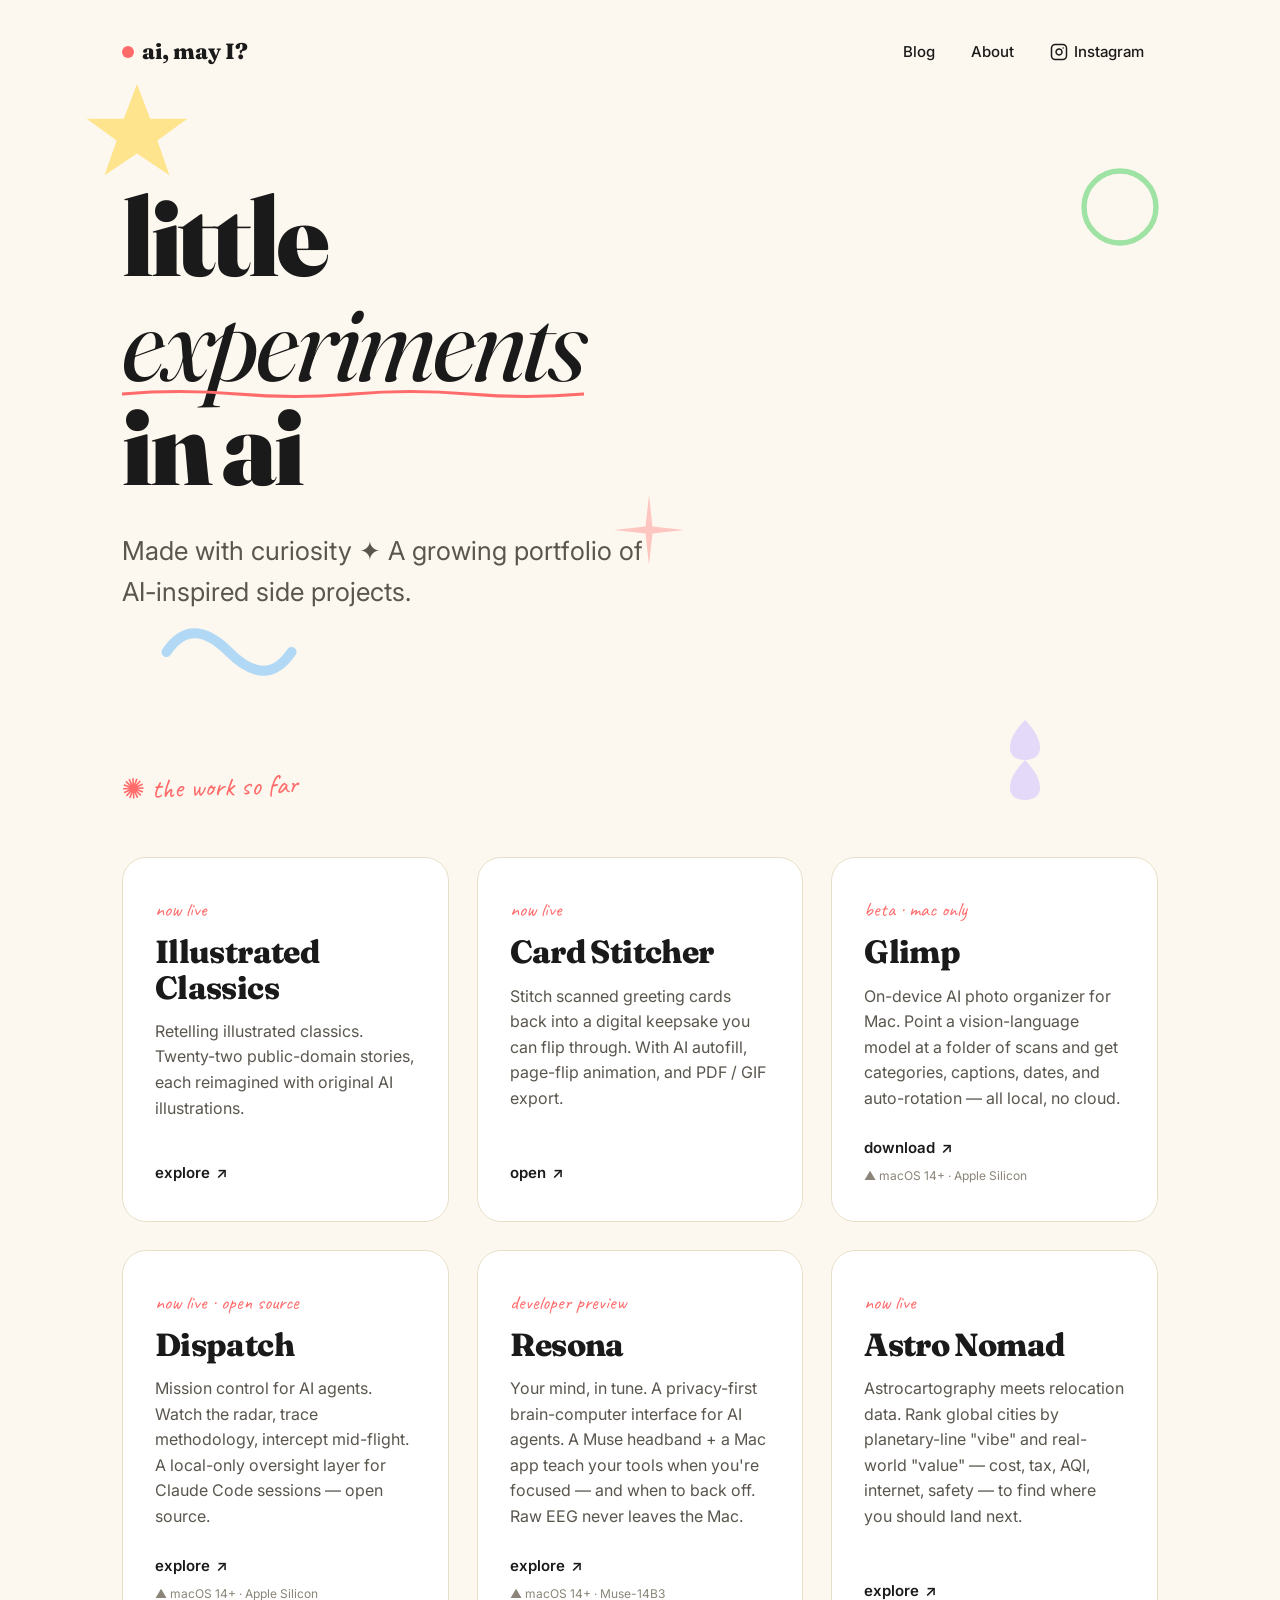
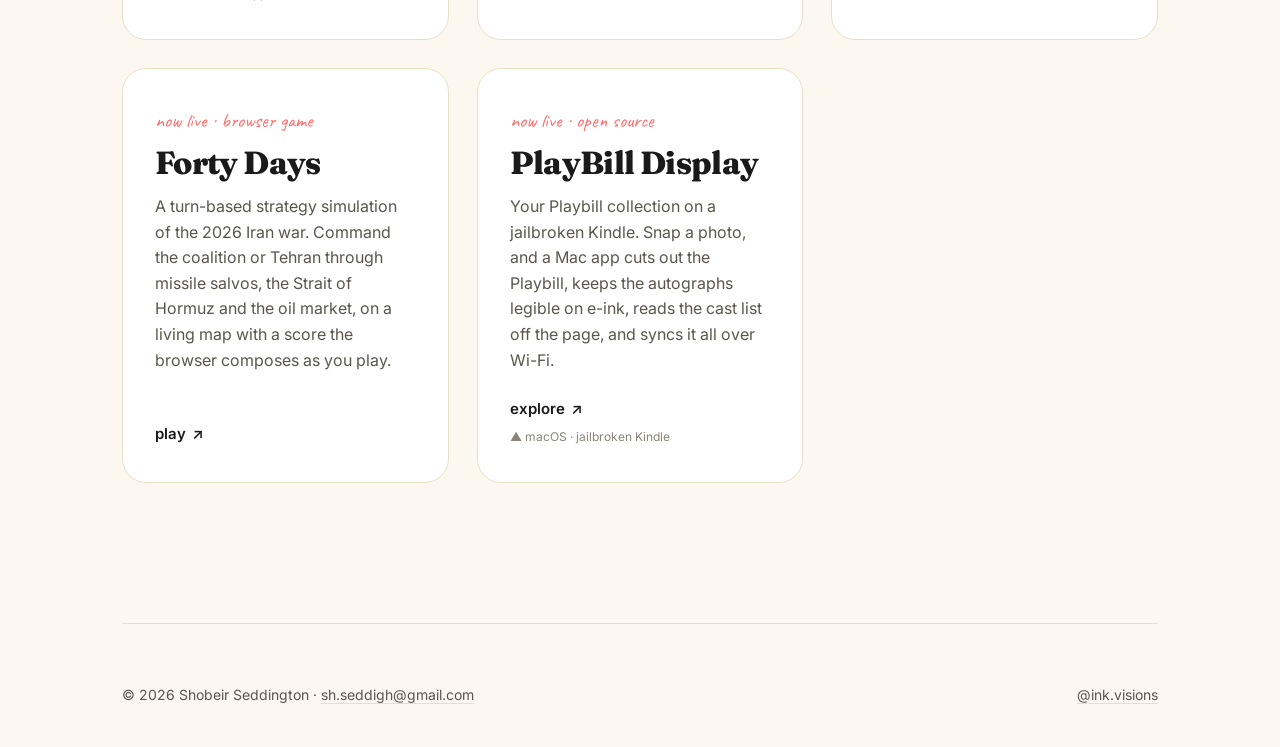
<file: index.html>
<!DOCTYPE html>
<html lang="en">
<head>
<meta charset="utf-8">
<meta name="viewport" content="width=device-width, initial-scale=1">
<meta name="p:domain_verify" content="4e47933dbd1b9fc2947f3228d4cbd5af"/>
<title>ai, may I?</title>
<meta name="description" content="Little experiments in AI, made with curiosity. Retelling illustrated classics and other side projects by Shobeir Seddington.">
<meta property="og:title" content="ai, may I?">
<meta property="og:description" content="Little experiments in AI, made with curiosity.">
<meta property="og:type" content="website">
<meta property="og:url" content="https://ai-may-i.com">
<link rel="preconnect" href="https://fonts.googleapis.com">
<link rel="preconnect" href="https://fonts.gstatic.com" crossorigin>
<link href="https://fonts.googleapis.com/css2?family=Inter:wght@400;500;600&family=Fraunces:opsz,wght@9..144,400;9..144,600;9..144,800;9..144,900&family=Caveat:wght@500;700&display=swap" rel="stylesheet">
<link rel="stylesheet" href="/assets/site.css">
<style>
.hero { padding: 80px 0 100px; position: relative; }
.hero h1 {
    font-family: 'Fraunces', serif;
    font-weight: 900;
    font-size: clamp(48px, 9vw, 110px);
    line-height: 0.95;
    letter-spacing: -0.03em;
    margin-bottom: 32px;
}
.hero h1 .accent { font-style: italic; font-weight: 400; position: relative; display: inline-block; }
.hero h1 .accent::after {
    content: ''; position: absolute; left: 0; right: 0; bottom: -6px; height: 10px;
    background: url("data:image/svg+xml;utf8,<svg xmlns='http://www.w3.org/2000/svg' viewBox='0 0 200 10' preserveAspectRatio='none'><path d='M0 5 Q 25 0, 50 5 T 100 5 T 150 5 T 200 5' stroke='%23ff6b6b' stroke-width='3' fill='none' stroke-linecap='round'/></svg>") no-repeat center/100% 100%;
}
.hero .tagline {
    font-size: clamp(20px, 2.4vw, 26px);
    color: var(--ink-soft);
    max-width: 560px;
    font-weight: 400;
    margin-bottom: 12px;
}
.hero .sparkle { display: inline-block; animation: spin 6s linear infinite; transform-origin: center; }
@keyframes spin { from { transform: rotate(0deg); } to { transform: rotate(360deg); } }

.projects { padding: 40px 0 100px; }
.project-grid {
    display: grid;
    grid-template-columns: repeat(auto-fit, minmax(320px, 1fr));
    gap: 28px;
    margin-top: 32px;
}
.card {
    background: var(--card);
    border: 1px solid var(--border);
    border-radius: 24px;
    padding: 36px 32px;
    transition: transform 0.3s cubic-bezier(0.34, 1.56, 0.64, 1), box-shadow 0.3s, border-color 0.3s;
    position: relative;
    overflow: hidden;
    display: flex;
    flex-direction: column;
    min-height: 280px;
}
.card::before {
    content: ''; position: absolute; top: -40px; right: -40px;
    width: 120px; height: 120px; background: var(--citrus);
    border-radius: 50%; opacity: 0; transition: opacity 0.4s;
}
.card:hover {
    transform: translateY(-6px) rotate(-0.8deg);
    box-shadow: 0 30px 60px -20px rgba(26, 26, 26, 0.15);
    border-color: var(--ink);
}
.card:hover::before { opacity: 0.5; }
.card.live { cursor: pointer; }
.card.soon { background: transparent; border: 2px dashed var(--border); color: var(--muted); }
.card.soon:hover { transform: none; box-shadow: none; border-color: var(--border); }
.card.soon::before { display: none; }

.card-tag {
    font-family: 'Caveat', cursive; font-size: 20px; color: var(--coral);
    margin-bottom: 8px; position: relative; z-index: 1;
}
.card.soon .card-tag { color: var(--muted); }
.card h3 {
    font-family: 'Fraunces', serif; font-weight: 800; font-size: 32px;
    line-height: 1.1; letter-spacing: -0.02em; margin-bottom: 14px;
    position: relative; z-index: 1;
}
.card p { color: var(--ink-soft); font-size: 16px; margin-bottom: 24px; position: relative; z-index: 1; }
.card .cta {
    margin-top: auto; font-weight: 600; font-size: 15px;
    display: inline-flex; align-items: center; gap: 6px;
    color: var(--ink); position: relative; z-index: 1;
}
.card .cta .arrow { transition: transform 0.25s; display: inline-block; }
.card:hover .cta .arrow { transform: translate(4px, -4px); }
.card .platform { font-size: 12px; color: var(--muted); margin-top: 6px; display: inline-flex; align-items: center; gap: 4px; }

@media (max-width: 640px) {
    .hero { padding: 40px 0 60px; }
    .card { padding: 28px 24px; min-height: 220px; }
}
@media (prefers-reduced-motion: reduce) {
    .sparkle { animation: none; }
}
</style>
<script defer src="https://static.cloudflareinsights.com/beacon.min.js" data-cf-beacon='{"token": "22ce75db169a4525ae1cbe0d381c1fa5"}'></script>
</head>
<body>

<div class="bg-shapes" aria-hidden="true">
    <svg class="shape s1" viewBox="0 0 100 100"><path d="M50 10 L61 39 L92 39 L67 57 L77 86 L50 68 L23 86 L33 57 L8 39 L39 39 Z" fill="#ffd43b"/></svg>
    <svg class="shape s2" viewBox="0 0 100 100"><circle cx="50" cy="50" r="40" fill="none" stroke="#51cf66" stroke-width="6"/></svg>
    <svg class="shape s3" viewBox="0 0 120 80"><path d="M10 40 Q 30 10, 60 40 T 110 40" stroke="#74c0fc" stroke-width="8" fill="none" stroke-linecap="round"/></svg>
    <svg class="shape s4" viewBox="0 0 100 100"><path d="M50 10 C 70 30, 70 50, 50 50 C 30 50, 30 30, 50 10 Z M50 50 C 70 70, 70 90, 50 90 C 30 90, 30 70, 50 50 Z" fill="#d0bfff"/></svg>
    <svg class="shape s5" viewBox="0 0 100 100"><path d="M50 0 L55 45 L100 50 L55 55 L50 100 L45 55 L0 50 L45 45 Z" fill="#ff6b6b"/></svg>
</div>

<div class="container">
    <header>
        <a href="/" class="logo">
            <span class="logo-dot"></span>
            ai, may I?
        </a>
        <nav>
            <a href="/blog/">Blog</a>
            <a href="/about/">About</a>
            <a href="https://www.instagram.com/ink.visions/" target="_blank" rel="noopener">
                <svg width="18" height="18" viewBox="0 0 24 24" fill="none" stroke="currentColor" stroke-width="2" stroke-linecap="round" stroke-linejoin="round"><rect x="2" y="2" width="20" height="20" rx="5"/><path d="M16 11.37A4 4 0 1 1 12.63 8 4 4 0 0 1 16 11.37z"/><line x1="17.5" y1="6.5" x2="17.51" y2="6.5"/></svg>
                Instagram
            </a>
        </nav>
    </header>

    <section class="hero">
        <h1>
            little<br>
            <span class="accent">experiments</span><br>
            in ai
        </h1>
        <p class="tagline">Made with curiosity <span class="sparkle">✦</span> A growing portfolio of AI-inspired side projects.</p>
    </section>

    <section class="projects">
        <span class="section-label">✺ the work so far</span>
        <div class="project-grid">

            <a href="/classics/" class="card live">
                <span class="card-tag">now live</span>
                <h3>Illustrated Classics</h3>
                <p>Retelling illustrated classics. Twenty-two public-domain stories, each reimagined with original AI illustrations.</p>
                <span class="cta">explore <span class="arrow">↗</span></span>
            </a>

            <a href="https://card-stitcher.ai-may-i.com" class="card live">
                <span class="card-tag">now live</span>
                <h3>Card Stitcher</h3>
                <p>Stitch scanned greeting cards back into a digital keepsake you can flip through. With AI autofill, page-flip animation, and PDF / GIF export.</p>
                <span class="cta">open <span class="arrow">↗</span></span>
            </a>

            <a href="/glimp/" class="card live">
                <span class="card-tag">beta · mac only</span>
                <h3>Glimp</h3>
                <p>On-device AI photo organizer for Mac. Point a vision-language model at a folder of scans and get categories, captions, dates, and auto-rotation — all local, no cloud.</p>
                <span class="cta">download <span class="arrow">↗</span></span>
                <span class="platform">▲ macOS 14+ · Apple Silicon</span>
            </a>

            <a href="/dispatch/" class="card live">
                <span class="card-tag">now live · open source</span>
                <h3>Dispatch</h3>
                <p>Mission control for AI agents. Watch the radar, trace methodology, intercept mid-flight. A local-only oversight layer for Claude Code sessions — open source.</p>
                <span class="cta">explore <span class="arrow">↗</span></span>
                <span class="platform">▲ macOS 14+ · Apple Silicon</span>
            </a>

            <a href="/resona/" class="card live">
                <span class="card-tag">developer preview</span>
                <h3>Resona</h3>
                <p>Your mind, in tune. A privacy-first brain-computer interface for AI agents. A Muse headband + a Mac app teach your tools when you're focused — and when to back off. Raw EEG never leaves the Mac.</p>
                <span class="cta">explore <span class="arrow">↗</span></span>
                <span class="platform">▲ macOS 14+ · Muse-14B3</span>
            </a>

            <a href="https://astro-nomad.com/" class="card live" target="_blank" rel="noopener">
                <span class="card-tag">now live</span>
                <h3>Astro Nomad</h3>
                <p>Astrocartography meets relocation data. Rank global cities by planetary-line "vibe" and real-world "value" — cost, tax, AQI, internet, safety — to find where you should land next.</p>
                <span class="cta">explore <span class="arrow">↗</span></span>
            </a>

            <a href="https://forty-days.ai-may-i.com" class="card live">
                <span class="card-tag">now live · browser game</span>
                <h3>Forty Days</h3>
                <p>A turn-based strategy simulation of the 2026 Iran war. Command the coalition or Tehran through missile salvos, the Strait of Hormuz and the oil market, on a living map with a score the browser composes as you play.</p>
                <span class="cta">play <span class="arrow">↗</span></span>
            </a>

            <a href="/playbill-display/" class="card live">
                <span class="card-tag">now live · open source</span>
                <h3>PlayBill Display</h3>
                <p>Your Playbill collection on a jailbroken Kindle. Snap a photo, and a Mac app cuts out the Playbill, keeps the autographs legible on e-ink, reads the cast list off the page, and syncs it all over Wi-Fi.</p>
                <span class="cta">explore <span class="arrow">↗</span></span>
                <span class="platform">▲ macOS · jailbroken Kindle</span>
            </a>

        </div>
    </section>

    <footer>
        <div>© 2026 Shobeir Seddington · <a href="mailto:sh.seddigh@gmail.com">sh.seddigh@gmail.com</a></div>
        <div><a href="https://www.instagram.com/ink.visions/" target="_blank" rel="noopener">@ink.visions</a></div>
    </footer>
</div>

</body>
</html>
</file>
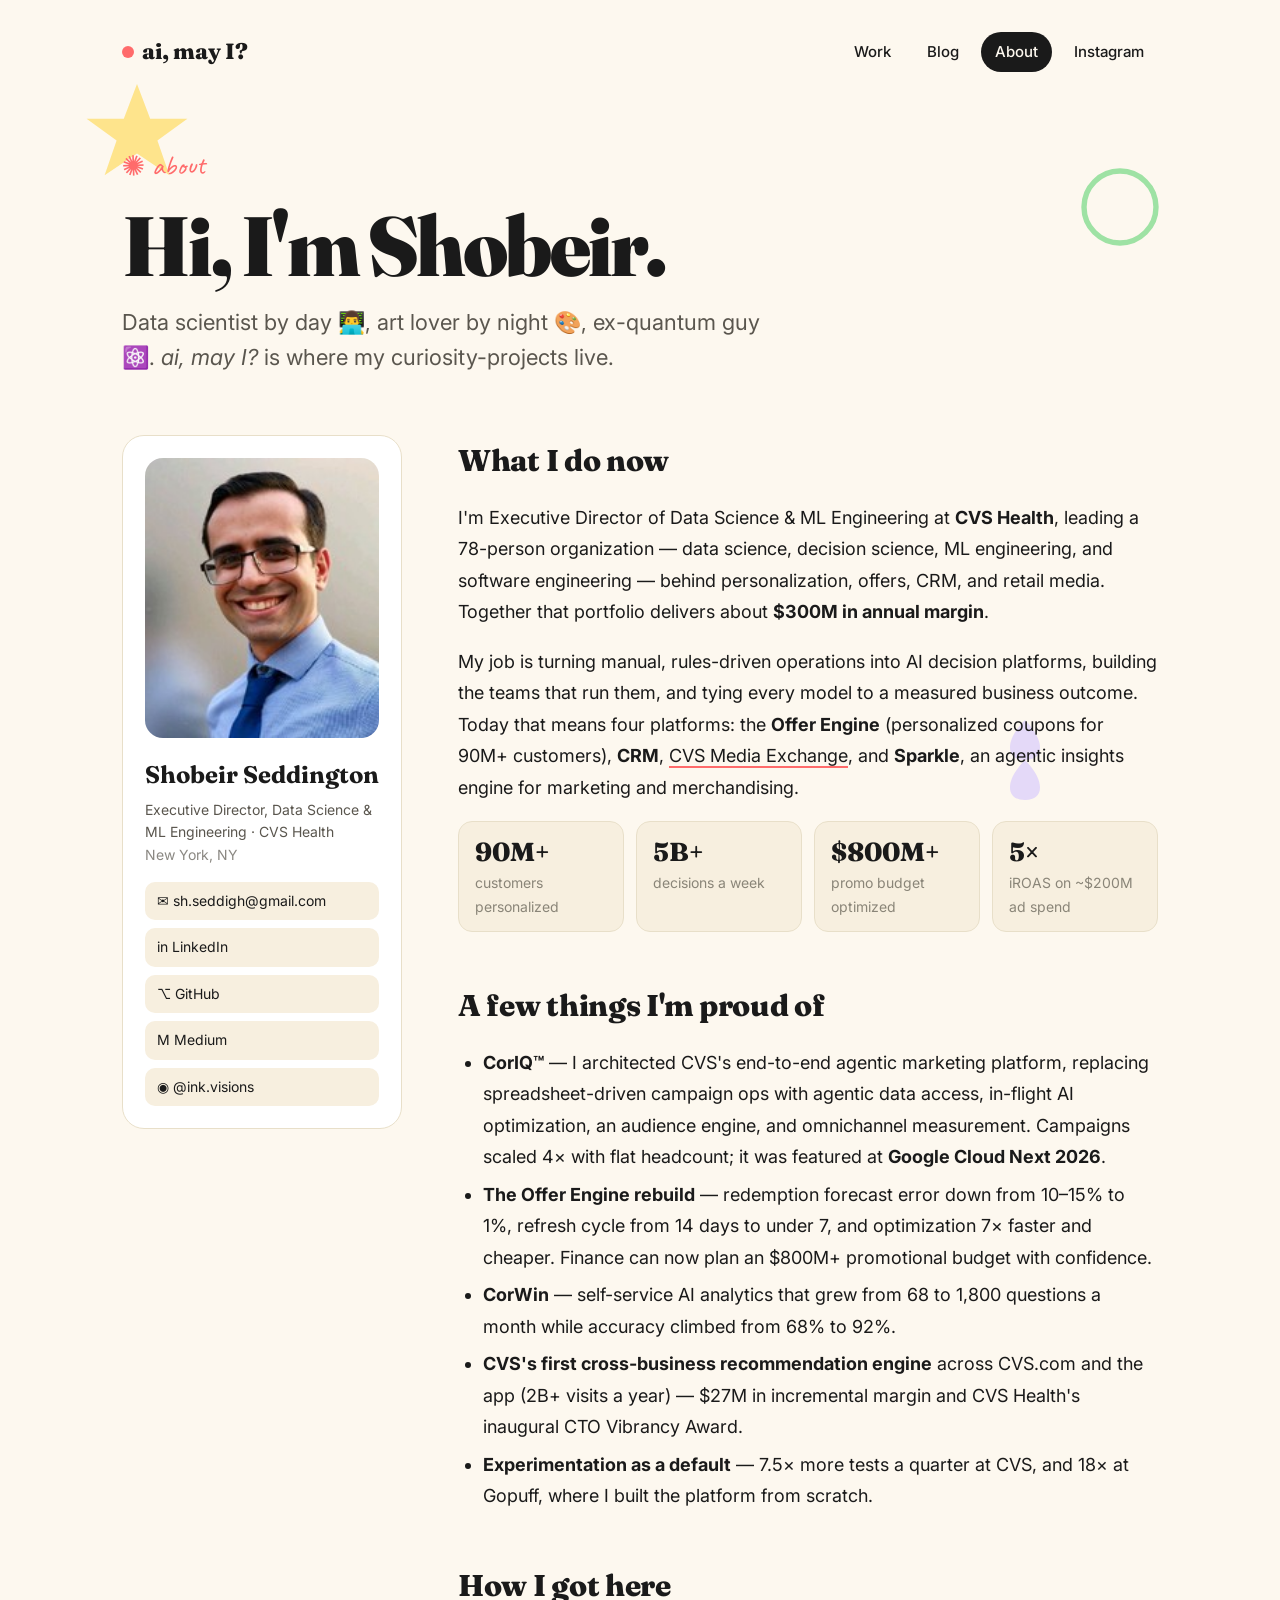
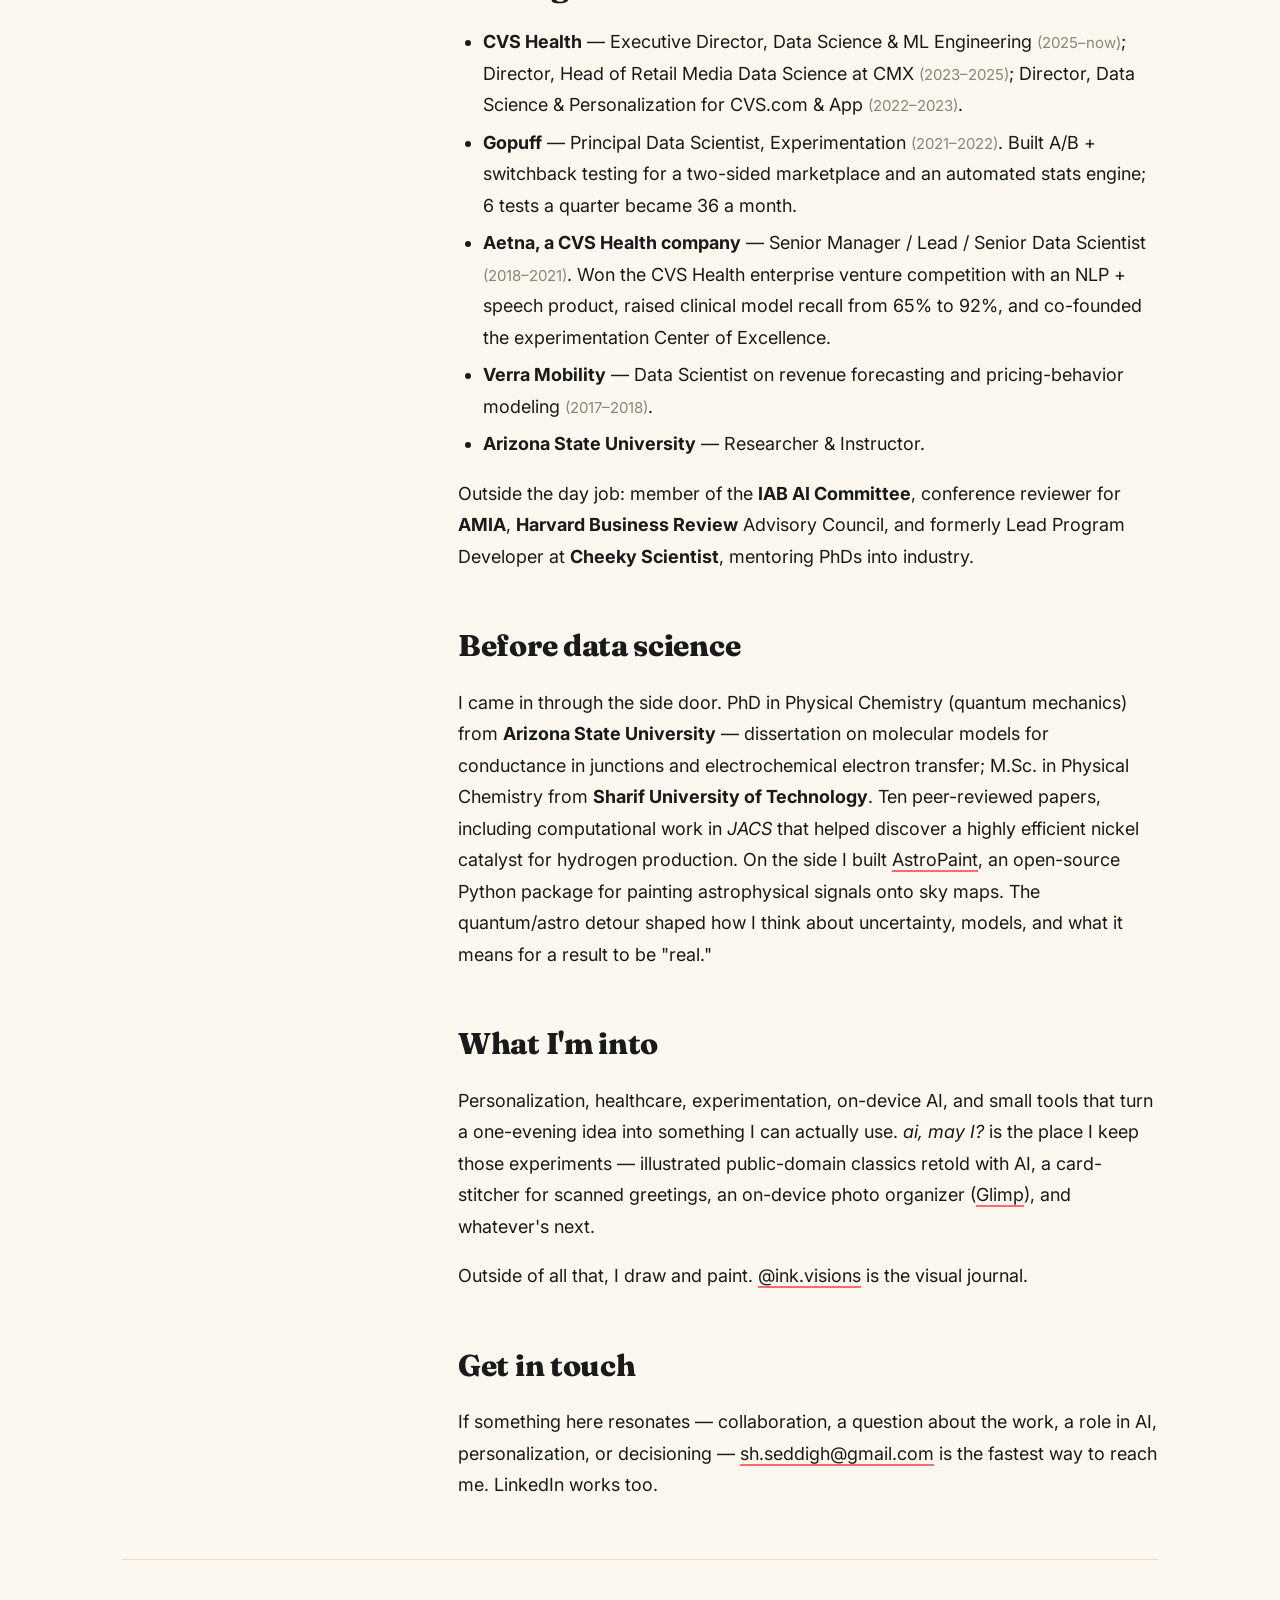
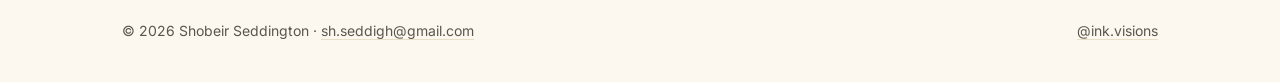
<file: about/index.html>
<!DOCTYPE html>
<html lang="en">
<head>
<meta charset="utf-8">
<meta name="viewport" content="width=device-width, initial-scale=1">
<meta name="p:domain_verify" content="4e47933dbd1b9fc2947f3228d4cbd5af"/>
<title>About — Shobeir Seddington · ai, may I?</title>
<meta name="description" content="Executive Director, Data Science &amp; ML Engineering at CVS Health — personalization, offers, CRM, and retail media. Architect of CorIQ. Data scientist by day, art lover by night, ex-quantum guy.">
<meta property="og:title" content="About — Shobeir Seddington">
<meta property="og:description" content="Executive Director, Data Science &amp; ML Engineering at CVS Health. Personalization, decisioning, and agentic AI at Fortune-6 scale.">
<meta property="og:type" content="profile">
<meta property="og:url" content="https://ai-may-i.com/about/">
<meta property="og:image" content="https://ai-may-i.com/assets/shobeir.jpg">
<link rel="preconnect" href="https://fonts.googleapis.com">
<link rel="preconnect" href="https://fonts.gstatic.com" crossorigin>
<link href="https://fonts.googleapis.com/css2?family=Inter:wght@400;500;600&family=Fraunces:opsz,wght@9..144,400;9..144,600;9..144,800;9..144,900&family=Caveat:wght@500;700&display=swap" rel="stylesheet">
<link rel="stylesheet" href="/assets/site.css">
<script defer src="https://static.cloudflareinsights.com/beacon.min.js" data-cf-beacon='{"token": "22ce75db169a4525ae1cbe0d381c1fa5"}'></script>
<style>
.stats { display: grid; grid-template-columns: repeat(auto-fit, minmax(150px, 1fr)); gap: 12px; margin: 8px 0 28px; }
.stat { background: var(--bg-alt); border: 1px solid var(--border); border-radius: 14px; padding: 14px 16px; line-height: 1.3; }
.stat b { display: block; font-family: 'Fraunces', serif; font-weight: 800; font-size: 26px; }
.stat span { font-size: 14px; color: var(--muted); }
.prose .when { color: var(--muted); font-size: 15px; }
</style>
</head>
<body>

<div class="bg-shapes" aria-hidden="true">
    <svg class="shape s1" viewBox="0 0 100 100"><path d="M50 10 L61 39 L92 39 L67 57 L77 86 L50 68 L23 86 L33 57 L8 39 L39 39 Z" fill="#ffd43b"/></svg>
    <svg class="shape s2" viewBox="0 0 100 100"><circle cx="50" cy="50" r="40" fill="none" stroke="#51cf66" stroke-width="6"/></svg>
    <svg class="shape s3" viewBox="0 0 120 80"><path d="M10 40 Q 30 10, 60 40 T 110 40" stroke="#74c0fc" stroke-width="8" fill="none" stroke-linecap="round"/></svg>
    <svg class="shape s4" viewBox="0 0 100 100"><path d="M50 10 C 70 30, 70 50, 50 50 C 30 50, 30 30, 50 10 Z M50 50 C 70 70, 70 90, 50 90 C 30 90, 30 70, 50 50 Z" fill="#d0bfff"/></svg>
</div>

<div class="container">
    <header>
        <a href="/" class="logo"><span class="logo-dot"></span> ai, may I?</a>
        <nav>
            <a href="/">Work</a>
            <a href="/blog/">Blog</a>
            <a href="/about/" class="active">About</a>
            <a href="https://www.instagram.com/ink.visions/" target="_blank" rel="noopener">Instagram</a>
        </nav>
    </header>

    <section class="page-hero">
        <span class="section-label">✺ about</span>
        <h1>Hi, I'm Shobeir.</h1>
        <p class="lead">Data scientist by day 👨‍💻, art lover by night 🎨, ex-quantum guy ⚛️. <em>ai, may I?</em> is where my curiosity-projects live.</p>
    </section>

    <div class="about-grid">
        <aside class="about-card">
            <img class="avatar" src="/assets/shobeir.jpg" alt="Shobeir Seddington" width="280" height="280">
            <h2>Shobeir Seddington</h2>
            <div class="role">Executive Director, Data Science &amp; ML Engineering · CVS Health<br><span style="opacity:0.7">New York, NY</span></div>
            <div class="links">
                <a href="mailto:sh.seddigh@gmail.com">✉ sh.seddigh@gmail.com</a>
                <a href="https://www.linkedin.com/in/shobeirS/" target="_blank" rel="noopener">in LinkedIn</a>
                <a href="https://github.com/S-KSM" target="_blank" rel="noopener">⌥ GitHub</a>
                <a href="https://medium.com/@shobeir" target="_blank" rel="noopener">M Medium</a>
                <a href="https://www.instagram.com/ink.visions/" target="_blank" rel="noopener">◉ @ink.visions</a>
            </div>
        </aside>

        <div class="prose" style="margin: 0;">
            <h2 style="margin-top: 0;">What I do now</h2>
            <p>I'm Executive Director of Data Science &amp; ML Engineering at <strong>CVS Health</strong>, leading a 78-person organization — data science, decision science, ML engineering, and software engineering — behind personalization, offers, CRM, and retail media. Together that portfolio delivers about <strong>$300M in annual margin</strong>.</p>

            <p>My job is turning manual, rules-driven operations into AI decision platforms, building the teams that run them, and tying every model to a measured business outcome. Today that means four platforms: the <strong>Offer Engine</strong> (personalized coupons for 90M+ customers), <strong>CRM</strong>, <a href="https://www.cvsmediaexchange.com/" target="_blank" rel="noopener">CVS Media Exchange</a>, and <strong>Sparkle</strong>, an agentic insights engine for marketing and merchandising.</p>

            <div class="stats">
                <div class="stat"><b>90M+</b><span>customers personalized</span></div>
                <div class="stat"><b>5B+</b><span>decisions a week</span></div>
                <div class="stat"><b>$800M+</b><span>promo budget optimized</span></div>
                <div class="stat"><b>5×</b><span>iROAS on ~$200M ad spend</span></div>
            </div>

            <h2>A few things I'm proud of</h2>
            <ul>
                <li><strong>CorIQ™</strong> — I architected CVS's end-to-end agentic marketing platform, replacing spreadsheet-driven campaign ops with agentic data access, in-flight AI optimization, an audience engine, and omnichannel measurement. Campaigns scaled 4× with flat headcount; it was featured at <strong>Google Cloud Next 2026</strong>.</li>
                <li><strong>The Offer Engine rebuild</strong> — redemption forecast error down from 10–15% to 1%, refresh cycle from 14 days to under 7, and optimization 7× faster and cheaper. Finance can now plan an $800M+ promotional budget with confidence.</li>
                <li><strong>CorWin</strong> — self-service AI analytics that grew from 68 to 1,800 questions a month while accuracy climbed from 68% to 92%.</li>
                <li><strong>CVS's first cross-business recommendation engine</strong> across CVS.com and the app (2B+ visits a year) — $27M in incremental margin and CVS Health's inaugural CTO Vibrancy Award.</li>
                <li><strong>Experimentation as a default</strong> — 7.5× more tests a quarter at CVS, and 18× at Gopuff, where I built the platform from scratch.</li>
            </ul>

            <h2>How I got here</h2>
            <ul>
                <li><strong>CVS Health</strong> — Executive Director, Data Science &amp; ML Engineering <span class="when">(2025–now)</span>; Director, Head of Retail Media Data Science at CMX <span class="when">(2023–2025)</span>; Director, Data Science &amp; Personalization for CVS.com &amp; App <span class="when">(2022–2023)</span>.</li>
                <li><strong>Gopuff</strong> — Principal Data Scientist, Experimentation <span class="when">(2021–2022)</span>. Built A/B + switchback testing for a two-sided marketplace and an automated stats engine; 6 tests a quarter became 36 a month.</li>
                <li><strong>Aetna, a CVS Health company</strong> — Senior Manager / Lead / Senior Data Scientist <span class="when">(2018–2021)</span>. Won the CVS Health enterprise venture competition with an NLP + speech product, raised clinical model recall from 65% to 92%, and co-founded the experimentation Center of Excellence.</li>
                <li><strong>Verra Mobility</strong> — Data Scientist on revenue forecasting and pricing-behavior modeling <span class="when">(2017–2018)</span>.</li>
                <li><strong>Arizona State University</strong> — Researcher &amp; Instructor.</li>
            </ul>

            <p>Outside the day job: member of the <strong>IAB AI Committee</strong>, conference reviewer for <strong>AMIA</strong>, <strong>Harvard Business Review</strong> Advisory Council, and formerly Lead Program Developer at <strong>Cheeky Scientist</strong>, mentoring PhDs into industry.</p>

            <h2>Before data science</h2>
            <p>I came in through the side door. PhD in Physical Chemistry (quantum mechanics) from <strong>Arizona State University</strong> — dissertation on molecular models for conductance in junctions and electrochemical electron transfer; M.Sc. in Physical Chemistry from <strong>Sharif University of Technology</strong>. Ten peer-reviewed papers, including computational work in <em>JACS</em> that helped discover a highly efficient nickel catalyst for hydrogen production. On the side I built <a href="https://github.com/syasini/AstroPaint" target="_blank" rel="noopener">AstroPaint</a>, an open-source Python package for painting astrophysical signals onto sky maps. The quantum/astro detour shaped how I think about uncertainty, models, and what it means for a result to be "real."</p>

            <h2>What I'm into</h2>
            <p>Personalization, healthcare, experimentation, on-device AI, and small tools that turn a one-evening idea into something I can actually use. <em>ai, may I?</em> is the place I keep those experiments — illustrated public-domain classics retold with AI, a card-stitcher for scanned greetings, an on-device photo organizer (<a href="/glimp/">Glimp</a>), and whatever's next.</p>

            <p>Outside of all that, I draw and paint. <a href="https://www.instagram.com/ink.visions/" target="_blank" rel="noopener">@ink.visions</a> is the visual journal.</p>

            <h2>Get in touch</h2>
            <p>If something here resonates — collaboration, a question about the work, a role in AI, personalization, or decisioning — <a href="mailto:sh.seddigh@gmail.com">sh.seddigh@gmail.com</a> is the fastest way to reach me. LinkedIn works too.</p>
        </div>
    </div>

    <footer>
        <div>© 2026 Shobeir Seddington · <a href="mailto:sh.seddigh@gmail.com">sh.seddigh@gmail.com</a></div>
        <div><a href="https://www.instagram.com/ink.visions/" target="_blank" rel="noopener">@ink.visions</a></div>
    </footer>
</div>

</body>
</html>
</file>
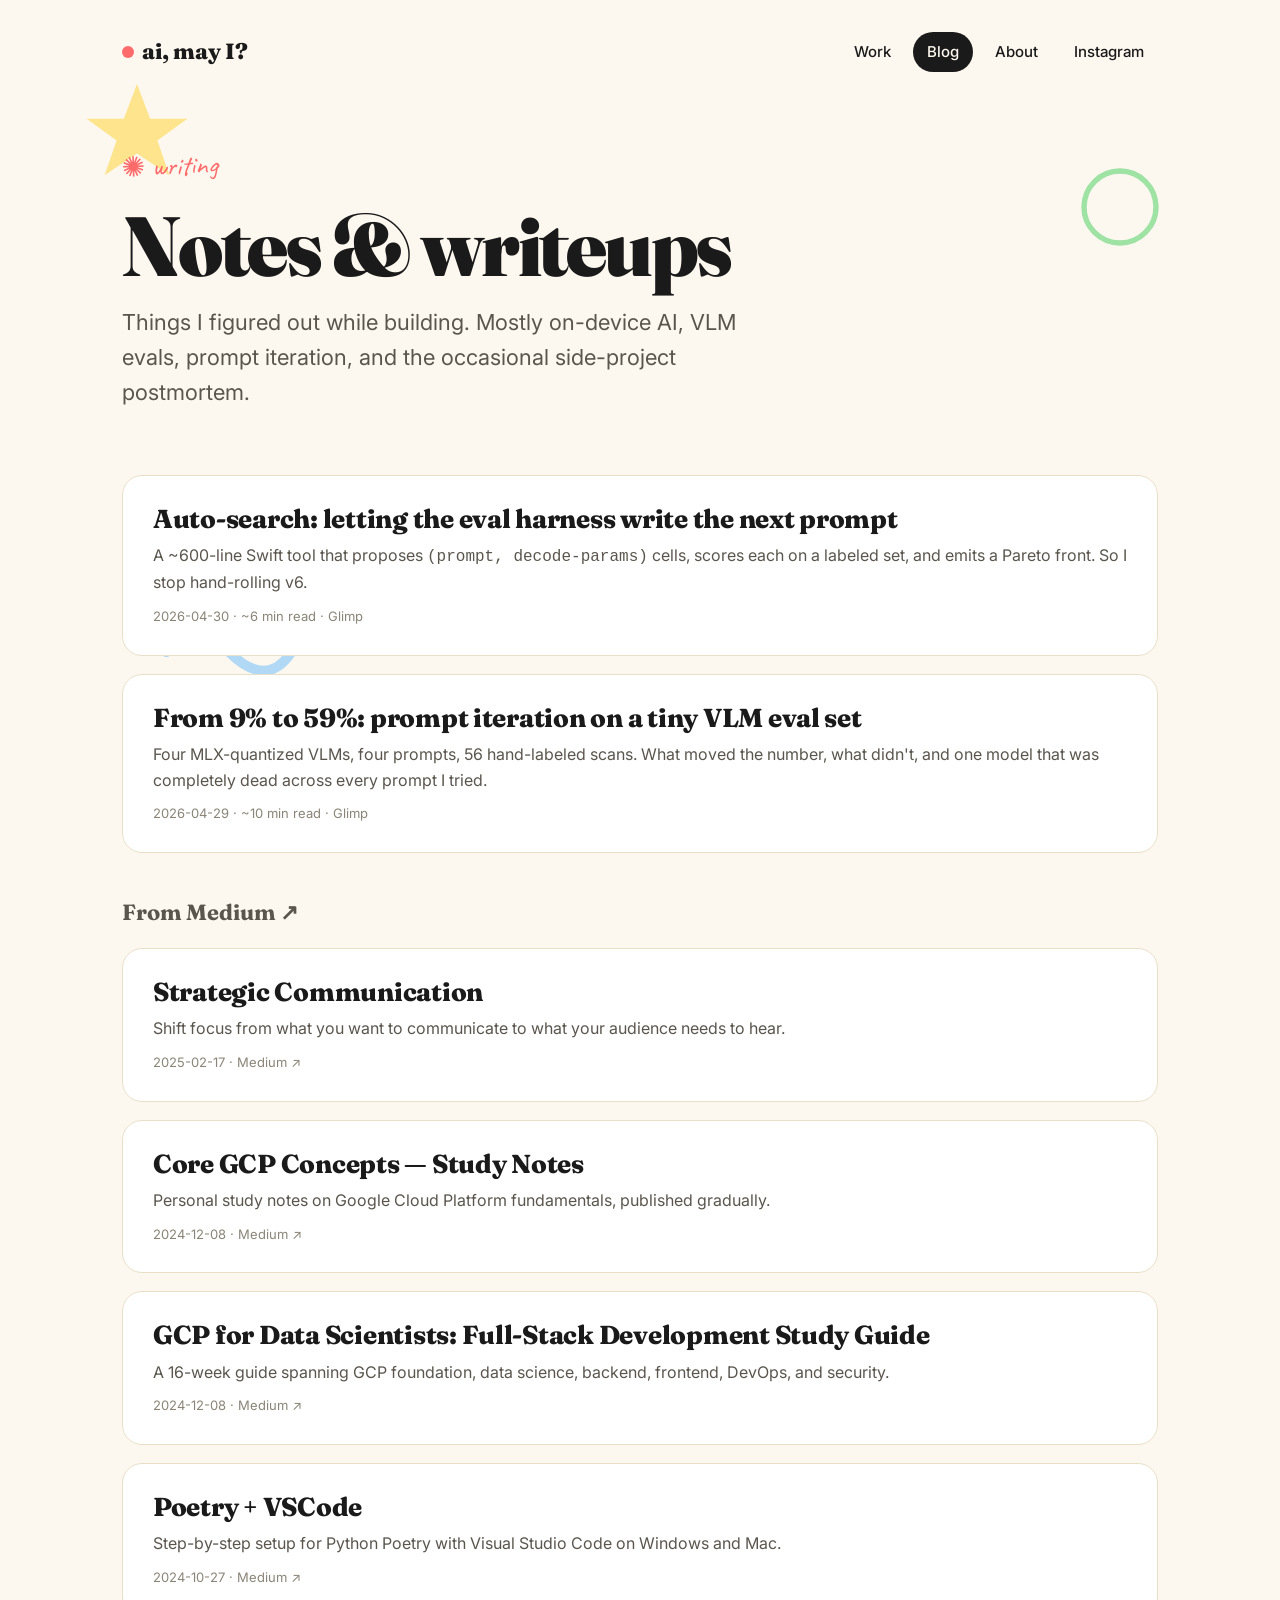
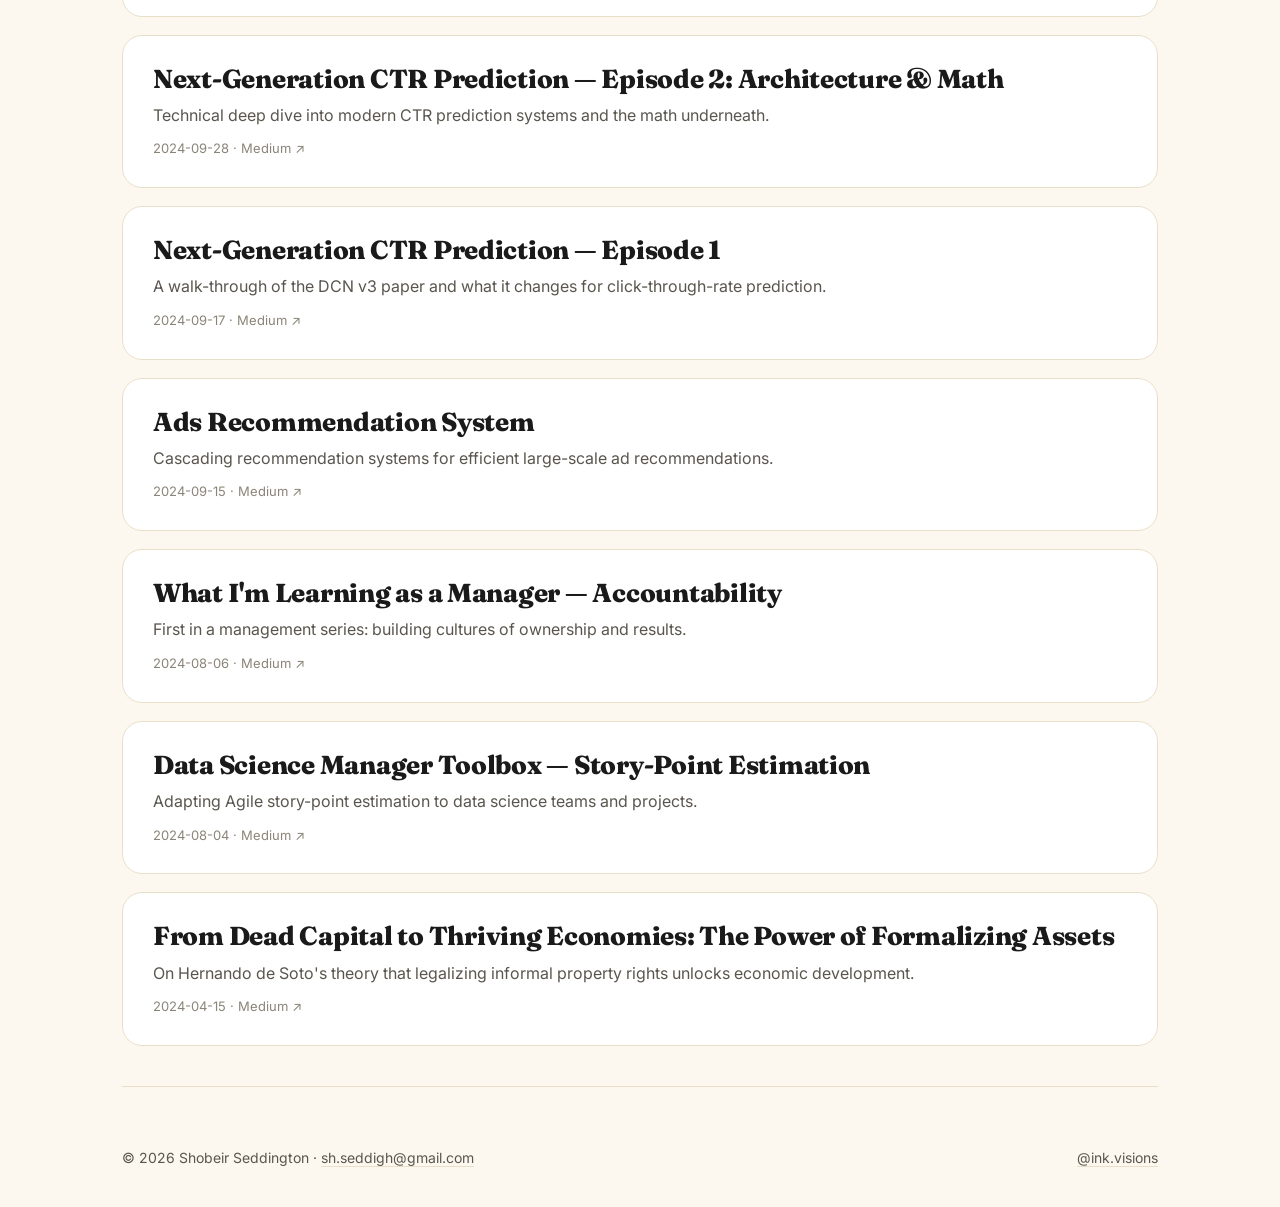
<file: blog/index.html>
<!DOCTYPE html>
<html lang="en">
<head>
<meta charset="utf-8">
<meta name="viewport" content="width=device-width, initial-scale=1">
<meta name="p:domain_verify" content="4e47933dbd1b9fc2947f3228d4cbd5af"/>
<title>Blog · ai, may I?</title>
<meta name="description" content="Notes on AI experiments, on-device VLMs, evals, side projects, and writeups from Medium.">
<meta property="og:title" content="Blog — ai, may I?">
<meta property="og:description" content="Notes on AI experiments, on-device VLMs, evals, side projects, and writeups from Medium.">
<meta property="og:type" content="website">
<meta property="og:url" content="https://ai-may-i.com/blog/">
<link rel="preconnect" href="https://fonts.googleapis.com">
<link rel="preconnect" href="https://fonts.gstatic.com" crossorigin>
<link href="https://fonts.googleapis.com/css2?family=Inter:wght@400;500;600&family=Fraunces:opsz,wght@9..144,400;9..144,600;9..144,800;9..144,900&family=Caveat:wght@500;700&display=swap" rel="stylesheet">
<link rel="stylesheet" href="/assets/site.css">
<script defer src="https://static.cloudflareinsights.com/beacon.min.js" data-cf-beacon='{"token": "22ce75db169a4525ae1cbe0d381c1fa5"}'></script>
</head>
<body>

<div class="bg-shapes" aria-hidden="true">
    <svg class="shape s1" viewBox="0 0 100 100"><path d="M50 10 L61 39 L92 39 L67 57 L77 86 L50 68 L23 86 L33 57 L8 39 L39 39 Z" fill="#ffd43b"/></svg>
    <svg class="shape s2" viewBox="0 0 100 100"><circle cx="50" cy="50" r="40" fill="none" stroke="#51cf66" stroke-width="6"/></svg>
    <svg class="shape s3" viewBox="0 0 120 80"><path d="M10 40 Q 30 10, 60 40 T 110 40" stroke="#74c0fc" stroke-width="8" fill="none" stroke-linecap="round"/></svg>
    <svg class="shape s4" viewBox="0 0 100 100"><path d="M50 10 C 70 30, 70 50, 50 50 C 30 50, 30 30, 50 10 Z M50 50 C 70 70, 70 90, 50 90 C 30 90, 30 70, 50 50 Z" fill="#d0bfff"/></svg>
</div>

<div class="container">
    <header>
        <a href="/" class="logo"><span class="logo-dot"></span> ai, may I?</a>
        <nav>
            <a href="/">Work</a>
            <a href="/blog/" class="active">Blog</a>
            <a href="/about/">About</a>
            <a href="https://www.instagram.com/ink.visions/" target="_blank" rel="noopener">Instagram</a>
        </nav>
    </header>

    <section class="page-hero">
        <span class="section-label">✺ writing</span>
        <h1>Notes &amp; writeups</h1>
        <p class="lead">Things I figured out while building. Mostly on-device AI, VLM evals, prompt iteration, and the occasional side-project postmortem.</p>
    </section>

    <div class="post-list">
        <a class="post-row" href="/blog/eval-search/">
            <h3>Auto-search: letting the eval harness write the next prompt</h3>
            <p>A ~600-line Swift tool that proposes <code>(prompt, decode-params)</code> cells, scores each on a labeled set, and emits a Pareto front. So I stop hand-rolling v6.</p>
            <div class="meta">2026-04-30 · ~6 min read · Glimp</div>
        </a>
        <a class="post-row" href="/blog/from-9-to-59/">
            <h3>From 9% to 59%: prompt iteration on a tiny VLM eval set</h3>
            <p>Four MLX-quantized VLMs, four prompts, 56 hand-labeled scans. What moved the number, what didn't, and one model that was completely dead across every prompt I tried.</p>
            <div class="meta">2026-04-29 · ~10 min read · Glimp</div>
        </a>

        <h2 style="font-family: 'Fraunces', serif; font-size: 22px; margin-top: 24px; color: var(--ink-soft);">From Medium ↗</h2>

        <a class="post-row" href="https://shobeir.medium.com/strategic-communication-86e24d49f8ae" target="_blank" rel="noopener">
            <h3>Strategic Communication</h3>
            <p>Shift focus from what you want to communicate to what your audience needs to hear.</p>
            <div class="meta">2025-02-17 · Medium ↗</div>
        </a>
        <a class="post-row" href="https://shobeir.medium.com/core-gcp-concepts-study-notes-ecc021ce6699" target="_blank" rel="noopener">
            <h3>Core GCP Concepts — Study Notes</h3>
            <p>Personal study notes on Google Cloud Platform fundamentals, published gradually.</p>
            <div class="meta">2024-12-08 · Medium ↗</div>
        </a>
        <a class="post-row" href="https://shobeir.medium.com/gcp-for-data-scientists-full-stack-development-study-guide-62618b170407" target="_blank" rel="noopener">
            <h3>GCP for Data Scientists: Full-Stack Development Study Guide</h3>
            <p>A 16-week guide spanning GCP foundation, data science, backend, frontend, DevOps, and security.</p>
            <div class="meta">2024-12-08 · Medium ↗</div>
        </a>
        <a class="post-row" href="https://shobeir.medium.com/poetry-vscode-93c0e090f9db" target="_blank" rel="noopener">
            <h3>Poetry + VSCode</h3>
            <p>Step-by-step setup for Python Poetry with Visual Studio Code on Windows and Mac.</p>
            <div class="meta">2024-10-27 · Medium ↗</div>
        </a>
        <a class="post-row" href="https://shobeir.medium.com/next-generation-of-click-through-rate-prediction-episode-2-architecture-and-math-38dea31f9118" target="_blank" rel="noopener">
            <h3>Next-Generation CTR Prediction — Episode 2: Architecture &amp; Math</h3>
            <p>Technical deep dive into modern CTR prediction systems and the math underneath.</p>
            <div class="meta">2024-09-28 · Medium ↗</div>
        </a>
        <a class="post-row" href="https://shobeir.medium.com/next-generation-of-click-through-rate-prediction-episode-1-377a9d710cc9" target="_blank" rel="noopener">
            <h3>Next-Generation CTR Prediction — Episode 1</h3>
            <p>A walk-through of the DCN v3 paper and what it changes for click-through-rate prediction.</p>
            <div class="meta">2024-09-17 · Medium ↗</div>
        </a>
        <a class="post-row" href="https://shobeir.medium.com/ads-recommendation-system-f772aadb5bc0" target="_blank" rel="noopener">
            <h3>Ads Recommendation System</h3>
            <p>Cascading recommendation systems for efficient large-scale ad recommendations.</p>
            <div class="meta">2024-09-15 · Medium ↗</div>
        </a>
        <a class="post-row" href="https://shobeir.medium.com/what-im-learning-as-a-manager-accountability-62d4b942b916" target="_blank" rel="noopener">
            <h3>What I'm Learning as a Manager — Accountability</h3>
            <p>First in a management series: building cultures of ownership and results.</p>
            <div class="meta">2024-08-06 · Medium ↗</div>
        </a>
        <a class="post-row" href="https://shobeir.medium.com/data-science-manager-toolbox-story-points-estimation-e6108ef7dfcf" target="_blank" rel="noopener">
            <h3>Data Science Manager Toolbox — Story-Point Estimation</h3>
            <p>Adapting Agile story-point estimation to data science teams and projects.</p>
            <div class="meta">2024-08-04 · Medium ↗</div>
        </a>
        <a class="post-row" href="https://shobeir.medium.com/from-dead-capital-to-thriving-economies-the-power-of-formalizing-assets-0fc271b71ce1" target="_blank" rel="noopener">
            <h3>From Dead Capital to Thriving Economies: The Power of Formalizing Assets</h3>
            <p>On Hernando de Soto's theory that legalizing informal property rights unlocks economic development.</p>
            <div class="meta">2024-04-15 · Medium ↗</div>
        </a>
    </div>

    <footer>
        <div>© 2026 Shobeir Seddington · <a href="mailto:sh.seddigh@gmail.com">sh.seddigh@gmail.com</a></div>
        <div><a href="https://www.instagram.com/ink.visions/" target="_blank" rel="noopener">@ink.visions</a></div>
    </footer>
</div>

</body>
</html>
</file>
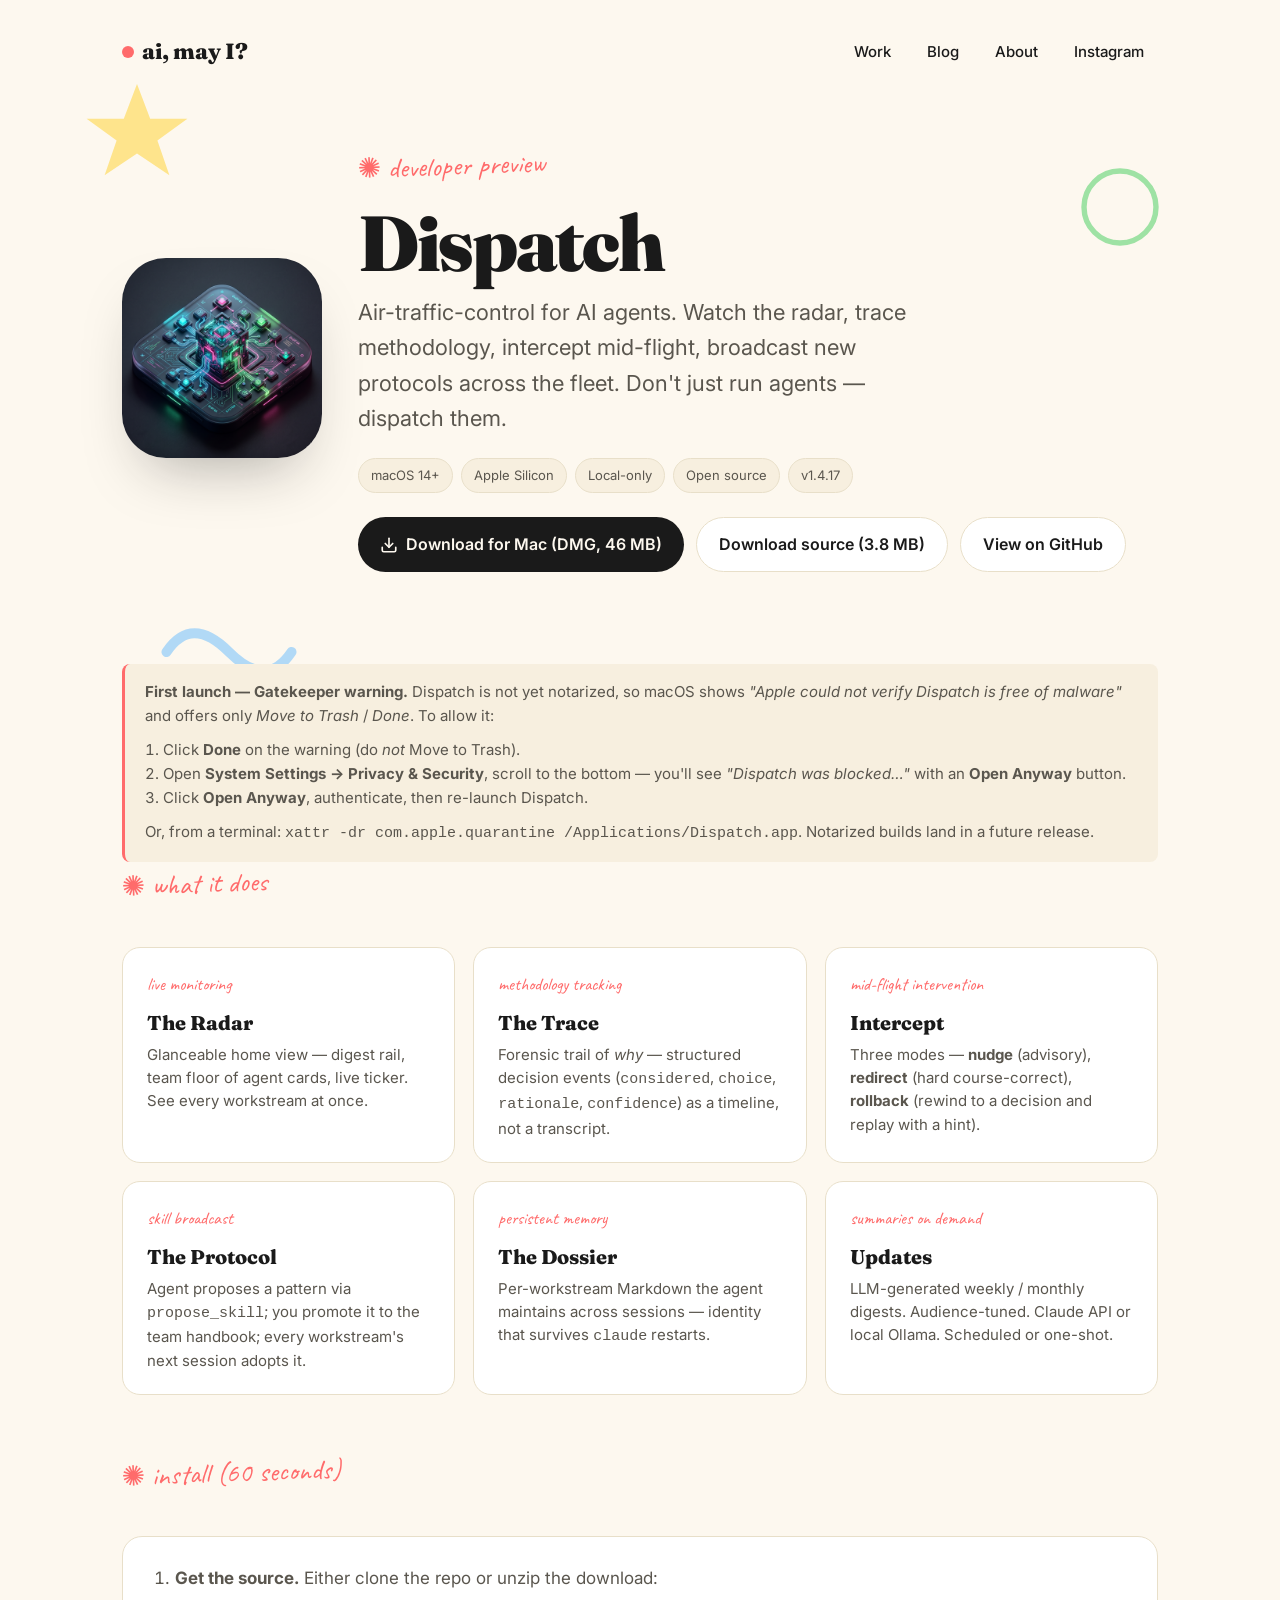
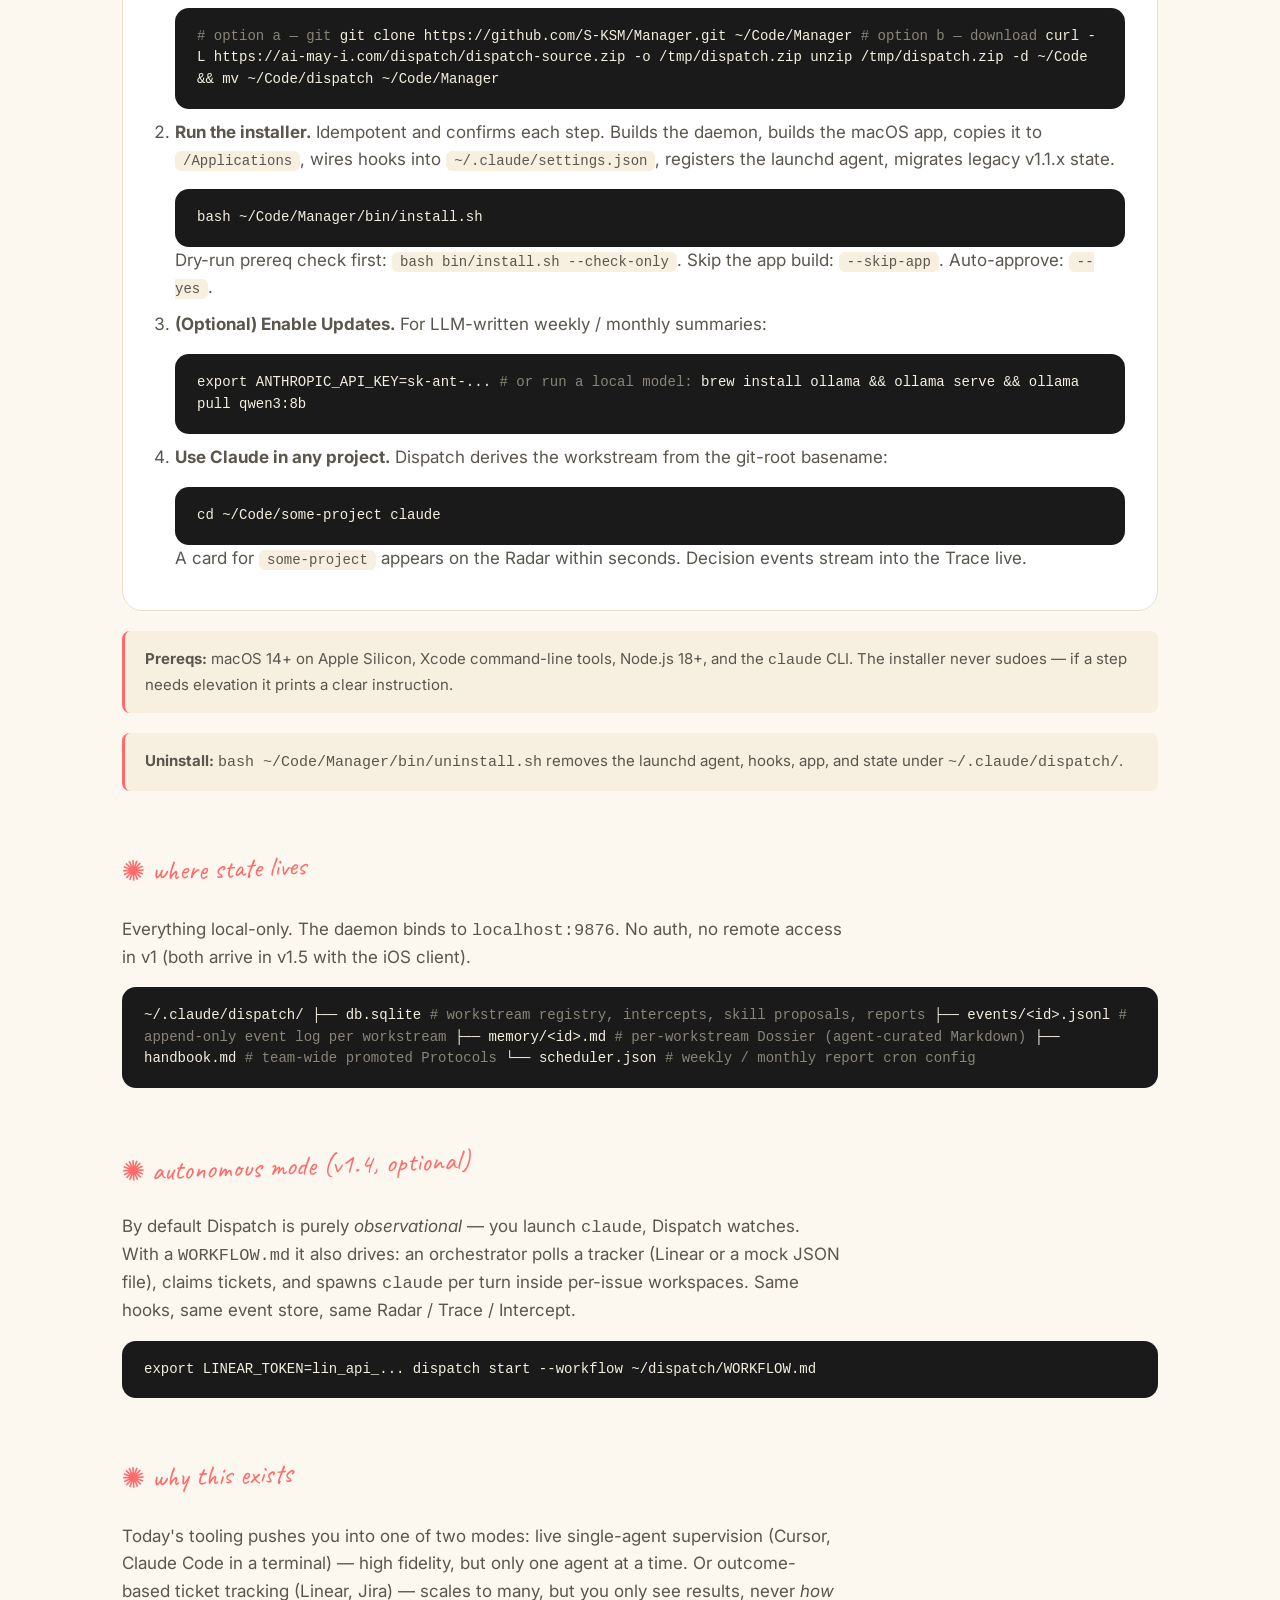
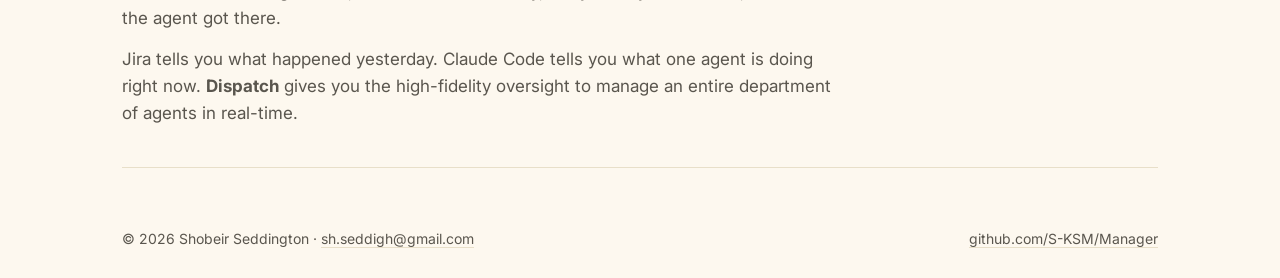
<file: dispatch/index.html>
<!DOCTYPE html>
<html lang="en">
<head>
<meta charset="utf-8">
<meta name="viewport" content="width=device-width, initial-scale=1">
<meta name="p:domain_verify" content="4e47933dbd1b9fc2947f3228d4cbd5af"/>
<title>Dispatch — mission control for AI agents · ai, may I?</title>
<meta name="description" content="Dispatch is air-traffic-control for AI agents on your Mac. Live monitoring, methodology trace, and mid-flight intercepts for Claude Code sessions. Local-only, open source.">
<meta property="og:title" content="Dispatch — mission control for AI agents">
<meta property="og:description" content="Air-traffic-control for AI agents on your Mac. Watch the radar, trace methodology, intercept mid-flight. Local-only, open source.">
<meta property="og:type" content="website">
<meta property="og:url" content="https://ai-may-i.com/dispatch/">
<link rel="preconnect" href="https://fonts.googleapis.com">
<link rel="preconnect" href="https://fonts.gstatic.com" crossorigin>
<link href="https://fonts.googleapis.com/css2?family=Inter:wght@400;500;600&family=Fraunces:opsz,wght@9..144,400;9..144,600;9..144,800;9..144,900&family=Caveat:wght@500;700&display=swap" rel="stylesheet">
<link rel="stylesheet" href="/assets/site.css">
<style>
.lexicon { display: grid; grid-template-columns: repeat(auto-fit, minmax(260px, 1fr)); gap: 18px; margin-top: 24px; }
.lex {
    background: var(--card); border: 1px solid var(--border); border-radius: 18px;
    padding: 22px 24px;
}
.lex .name { font-family: 'Fraunces', serif; font-weight: 800; font-size: 20px; margin-bottom: 4px; }
.lex .role { font-family: 'Caveat', cursive; color: var(--coral); font-size: 18px; margin-bottom: 8px; }
.lex p { color: var(--ink-soft); font-size: 15px; line-height: 1.55; }
.code-block {
    background: #1a1a1a; color: #f5efe0; border-radius: 14px;
    padding: 18px 22px; margin-top: 16px; overflow-x: auto;
    font-family: 'SF Mono', ui-monospace, monospace; font-size: 14px; line-height: 1.55;
}
.code-block .c { color: #8a8578; }
.callout {
    background: var(--bg-alt); border-left: 3px solid var(--coral);
    border-radius: 8px; padding: 16px 20px; margin-top: 20px;
    font-size: 15px; color: var(--ink-soft);
}
</style>
<script defer src="https://static.cloudflareinsights.com/beacon.min.js" data-cf-beacon='{"token": "22ce75db169a4525ae1cbe0d381c1fa5"}'></script>
</head>
<body>

<div class="bg-shapes" aria-hidden="true">
    <svg class="shape s1" viewBox="0 0 100 100"><path d="M50 10 L61 39 L92 39 L67 57 L77 86 L50 68 L23 86 L33 57 L8 39 L39 39 Z" fill="#ffd43b"/></svg>
    <svg class="shape s2" viewBox="0 0 100 100"><circle cx="50" cy="50" r="40" fill="none" stroke="#51cf66" stroke-width="6"/></svg>
    <svg class="shape s3" viewBox="0 0 120 80"><path d="M10 40 Q 30 10, 60 40 T 110 40" stroke="#74c0fc" stroke-width="8" fill="none" stroke-linecap="round"/></svg>
    <svg class="shape s4" viewBox="0 0 100 100"><path d="M50 10 C 70 30, 70 50, 50 50 C 30 50, 30 30, 50 10 Z M50 50 C 70 70, 70 90, 50 90 C 30 90, 30 70, 50 50 Z" fill="#d0bfff"/></svg>
</div>

<div class="container">
    <header>
        <a href="/" class="logo"><span class="logo-dot"></span> ai, may I?</a>
        <nav>
            <a href="/">Work</a>
            <a href="/blog/">Blog</a>
            <a href="/about/">About</a>
            <a href="https://www.instagram.com/ink.visions/" target="_blank" rel="noopener">Instagram</a>
        </nav>
    </header>

    <section class="app-hero">
        <div class="icon-block">
            <img src="icon.png" alt="Dispatch app icon" width="200" height="200">
        </div>
        <div>
            <span class="section-label">✺ developer preview</span>
            <h1>Dispatch</h1>
            <p class="tagline">Air-traffic-control for AI agents. Watch the radar, trace methodology, intercept mid-flight, broadcast new protocols across the fleet. Don't just run agents — dispatch them.</p>
            <div class="pills">
                <span class="pill">macOS 14+</span>
                <span class="pill">Apple Silicon</span>
                <span class="pill">Local-only</span>
                <span class="pill">Open source</span>
                <span class="pill">v1.4.17</span>
            </div>
            <div class="actions">
                <a class="btn" href="https://github.com/S-KSM/Manager/releases/download/v1.4.17/Dispatch-1.4.17_53c760d-arm64.dmg">
                    <svg width="18" height="18" viewBox="0 0 24 24" fill="none" stroke="currentColor" stroke-width="2.2" stroke-linecap="round" stroke-linejoin="round"><path d="M21 15v4a2 2 0 0 1-2 2H5a2 2 0 0 1-2-2v-4"/><polyline points="7 10 12 15 17 10"/><line x1="12" y1="15" x2="12" y2="3"/></svg>
                    Download for Mac (DMG, 46 MB)
                </a>
                <a class="btn btn-soft" href="dispatch-source.zip" download>Download source (3.8 MB)</a>
                <a class="btn btn-soft" href="https://github.com/S-KSM/Manager" target="_blank" rel="noopener">View on GitHub</a>
            </div>
        </div>
    </section>

    <section style="margin-top: 32px;">
        <div class="callout">
            <strong>First launch — Gatekeeper warning.</strong> Dispatch is not yet notarized, so macOS shows <em>"Apple could not verify Dispatch is free of malware"</em> and offers only <em>Move to Trash</em> / <em>Done</em>. To allow it:
            <ol style="margin: 10px 0 0 18px; padding: 0;">
                <li>Click <strong>Done</strong> on the warning (do <em>not</em> Move to Trash).</li>
                <li>Open <strong>System Settings → Privacy &amp; Security</strong>, scroll to the bottom — you'll see <em>"Dispatch was blocked…"</em> with an <strong>Open Anyway</strong> button.</li>
                <li>Click <strong>Open Anyway</strong>, authenticate, then re-launch Dispatch.</li>
            </ol>
            <div style="margin-top: 10px;">Or, from a terminal: <code>xattr -dr com.apple.quarantine /Applications/Dispatch.app</code>. Notarized builds land in a future release.</div>
        </div>
    </section>

    <section>
        <span class="section-label">✺ what it does</span>
        <div class="lexicon">
            <div class="lex">
                <div class="role">live monitoring</div>
                <div class="name">The Radar</div>
                <p>Glanceable home view — digest rail, team floor of agent cards, live ticker. See every workstream at once.</p>
            </div>
            <div class="lex">
                <div class="role">methodology tracking</div>
                <div class="name">The Trace</div>
                <p>Forensic trail of <em>why</em> — structured decision events (<code>considered</code>, <code>choice</code>, <code>rationale</code>, <code>confidence</code>) as a timeline, not a transcript.</p>
            </div>
            <div class="lex">
                <div class="role">mid-flight intervention</div>
                <div class="name">Intercept</div>
                <p>Three modes — <strong>nudge</strong> (advisory), <strong>redirect</strong> (hard course-correct), <strong>rollback</strong> (rewind to a decision and replay with a hint).</p>
            </div>
            <div class="lex">
                <div class="role">skill broadcast</div>
                <div class="name">The Protocol</div>
                <p>Agent proposes a pattern via <code>propose_skill</code>; you promote it to the team handbook; every workstream's next session adopts it.</p>
            </div>
            <div class="lex">
                <div class="role">persistent memory</div>
                <div class="name">The Dossier</div>
                <p>Per-workstream Markdown the agent maintains across sessions — identity that survives <code>claude</code> restarts.</p>
            </div>
            <div class="lex">
                <div class="role">summaries on demand</div>
                <div class="name">Updates</div>
                <p>LLM-generated weekly / monthly digests. Audience-tuned. Claude API or local Ollama. Scheduled or one-shot.</p>
            </div>
        </div>
    </section>

    <section style="margin-top: 56px;">
        <span class="section-label">✺ install (60 seconds)</span>
        <div class="install-steps">
            <ol>
                <li><strong>Get the source.</strong> Either clone the repo or unzip the download:
<div class="code-block"><span class="c"># option a — git</span>
git clone https://github.com/S-KSM/Manager.git ~/Code/Manager

<span class="c"># option b — download</span>
curl -L https://ai-may-i.com/dispatch/dispatch-source.zip -o /tmp/dispatch.zip
unzip /tmp/dispatch.zip -d ~/Code &amp;&amp; mv ~/Code/dispatch ~/Code/Manager</div>
                </li>
                <li><strong>Run the installer.</strong> Idempotent and confirms each step. Builds the daemon, builds the macOS app, copies it to <code>/Applications</code>, wires hooks into <code>~/.claude/settings.json</code>, registers the launchd agent, migrates legacy v1.1.x state.
<div class="code-block">bash ~/Code/Manager/bin/install.sh</div>
                Dry-run prereq check first: <code>bash bin/install.sh --check-only</code>. Skip the app build: <code>--skip-app</code>. Auto-approve: <code>--yes</code>.
                </li>
                <li><strong>(Optional) Enable Updates.</strong> For LLM-written weekly / monthly summaries:
<div class="code-block">export ANTHROPIC_API_KEY=sk-ant-...
<span class="c"># or run a local model:</span>
brew install ollama &amp;&amp; ollama serve &amp;&amp; ollama pull qwen3:8b</div>
                </li>
                <li><strong>Use Claude in any project.</strong> Dispatch derives the workstream from the git-root basename:
<div class="code-block">cd ~/Code/some-project
claude</div>
                A card for <code>some-project</code> appears on the Radar within seconds. Decision events stream into the Trace live.
                </li>
            </ol>
        </div>
        <div class="callout">
            <strong>Prereqs:</strong> macOS 14+ on Apple Silicon, Xcode command-line tools, Node.js 18+, and the <code>claude</code> CLI. The installer never sudoes — if a step needs elevation it prints a clear instruction.
        </div>
        <div class="callout">
            <strong>Uninstall:</strong> <code>bash ~/Code/Manager/bin/uninstall.sh</code> removes the launchd agent, hooks, app, and state under <code>~/.claude/dispatch/</code>.
        </div>
    </section>

    <section style="margin-top: 56px;">
        <span class="section-label">✺ where state lives</span>
        <p style="color: var(--ink-soft); margin-top: 8px; max-width: 720px;">Everything local-only. The daemon binds to <code>localhost:9876</code>. No auth, no remote access in v1 (both arrive in v1.5 with the iOS client).</p>
        <div class="code-block">~/.claude/dispatch/
├── db.sqlite           <span class="c"># workstream registry, intercepts, skill proposals, reports</span>
├── events/&lt;id&gt;.jsonl   <span class="c"># append-only event log per workstream</span>
├── memory/&lt;id&gt;.md      <span class="c"># per-workstream Dossier (agent-curated Markdown)</span>
├── handbook.md         <span class="c"># team-wide promoted Protocols</span>
└── scheduler.json      <span class="c"># weekly / monthly report cron config</span></div>
    </section>

    <section style="margin-top: 56px;">
        <span class="section-label">✺ autonomous mode (v1.4, optional)</span>
        <p style="color: var(--ink-soft); margin-top: 8px; max-width: 720px;">By default Dispatch is purely <em>observational</em> — you launch <code>claude</code>, Dispatch watches. With a <code>WORKFLOW.md</code> it also drives: an orchestrator polls a tracker (Linear or a mock JSON file), claims tickets, and spawns <code>claude</code> per turn inside per-issue workspaces. Same hooks, same event store, same Radar / Trace / Intercept.</p>
        <div class="code-block">export LINEAR_TOKEN=lin_api_...
dispatch start --workflow ~/dispatch/WORKFLOW.md</div>
    </section>

    <section style="margin: 56px 0 20px;">
        <span class="section-label">✺ why this exists</span>
        <p style="color: var(--ink-soft); margin-top: 8px; max-width: 720px;">Today's tooling pushes you into one of two modes: live single-agent supervision (Cursor, Claude Code in a terminal) — high fidelity, but only one agent at a time. Or outcome-based ticket tracking (Linear, Jira) — scales to many, but you only see results, never <em>how</em> the agent got there.</p>
        <p style="color: var(--ink-soft); margin-top: 14px; max-width: 720px;">Jira tells you what happened yesterday. Claude Code tells you what one agent is doing right now. <strong>Dispatch</strong> gives you the high-fidelity oversight to manage an entire department of agents in real-time.</p>
    </section>

    <footer>
        <div>© 2026 Shobeir Seddington · <a href="mailto:sh.seddigh@gmail.com">sh.seddigh@gmail.com</a></div>
        <div><a href="https://github.com/S-KSM/Manager" target="_blank" rel="noopener">github.com/S-KSM/Manager</a></div>
    </footer>
</div>

</body>
</html>
</file>
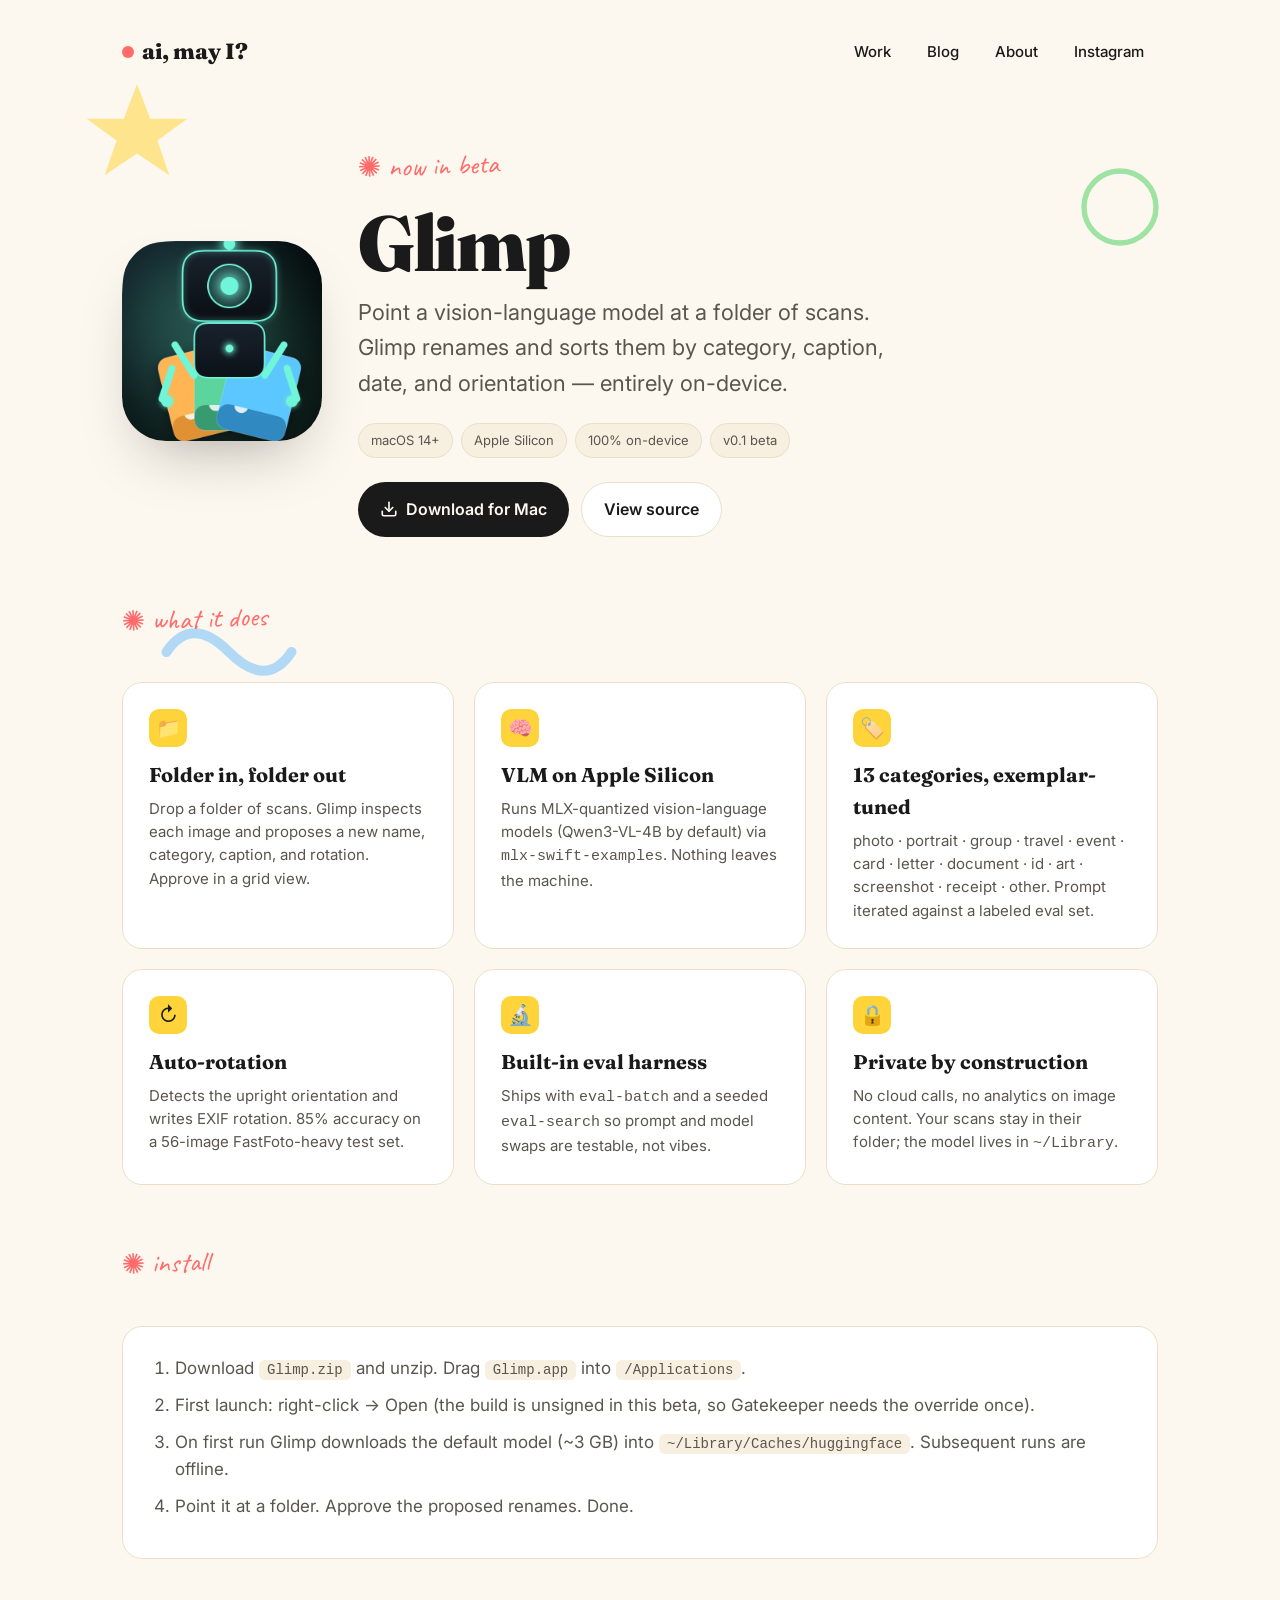
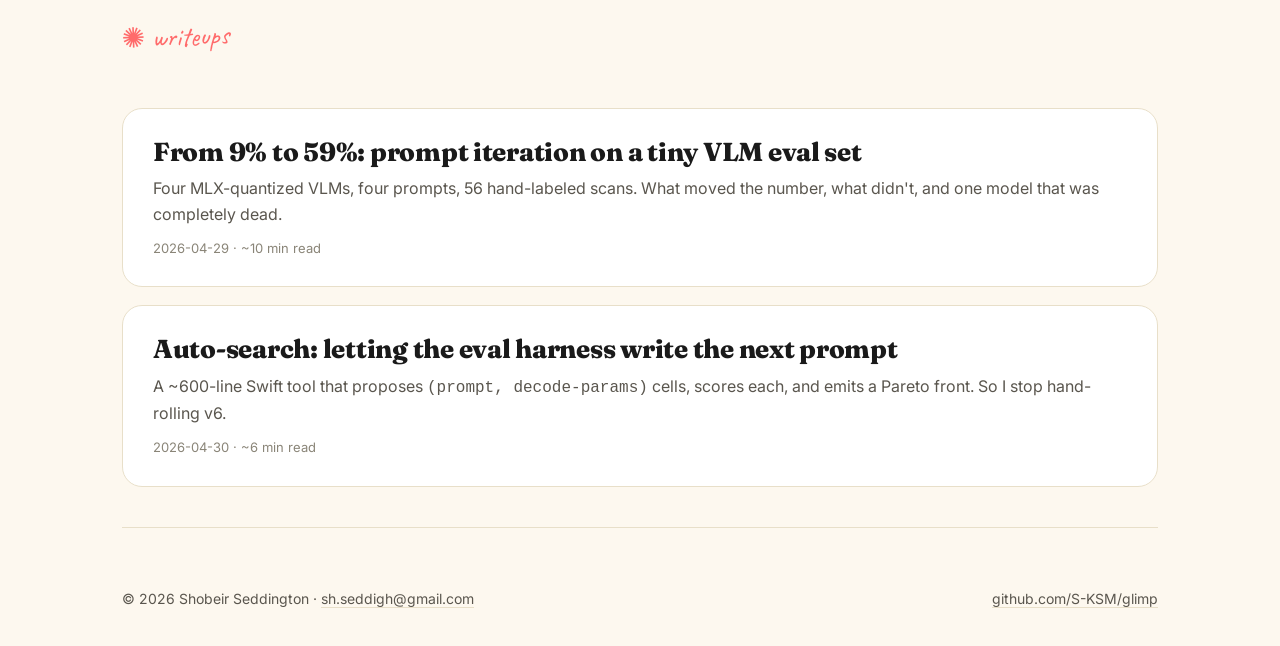
<file: glimp/index.html>
<!DOCTYPE html>
<html lang="en">
<head>
<meta charset="utf-8">
<meta name="viewport" content="width=device-width, initial-scale=1">
<meta name="p:domain_verify" content="4e47933dbd1b9fc2947f3228d4cbd5af"/>
<title>Glimp — on-device AI photo organizer for Mac · ai, may I?</title>
<meta name="description" content="Glimp points a vision-language model at a folder of old photo scans and renames + sorts them by what's in the frame. Mac-only, runs on-device.">
<meta property="og:title" content="Glimp — on-device AI photo organizer for Mac">
<meta property="og:description" content="Point a VLM at a folder of scans. Glimp renames and sorts them by category, caption, date, and orientation. Local. Private. Mac-only.">
<meta property="og:type" content="website">
<meta property="og:url" content="https://ai-may-i.com/glimp/">
<link rel="preconnect" href="https://fonts.googleapis.com">
<link rel="preconnect" href="https://fonts.gstatic.com" crossorigin>
<link href="https://fonts.googleapis.com/css2?family=Inter:wght@400;500;600&family=Fraunces:opsz,wght@9..144,400;9..144,600;9..144,800;9..144,900&family=Caveat:wght@500;700&display=swap" rel="stylesheet">
<link rel="stylesheet" href="/assets/site.css">
<script defer src="https://static.cloudflareinsights.com/beacon.min.js" data-cf-beacon='{"token": ""}'></script>
</head>
<body>

<div class="bg-shapes" aria-hidden="true">
    <svg class="shape s1" viewBox="0 0 100 100"><path d="M50 10 L61 39 L92 39 L67 57 L77 86 L50 68 L23 86 L33 57 L8 39 L39 39 Z" fill="#ffd43b"/></svg>
    <svg class="shape s2" viewBox="0 0 100 100"><circle cx="50" cy="50" r="40" fill="none" stroke="#51cf66" stroke-width="6"/></svg>
    <svg class="shape s3" viewBox="0 0 120 80"><path d="M10 40 Q 30 10, 60 40 T 110 40" stroke="#74c0fc" stroke-width="8" fill="none" stroke-linecap="round"/></svg>
    <svg class="shape s4" viewBox="0 0 100 100"><path d="M50 10 C 70 30, 70 50, 50 50 C 30 50, 30 30, 50 10 Z M50 50 C 70 70, 70 90, 50 90 C 30 90, 30 70, 50 50 Z" fill="#d0bfff"/></svg>
</div>

<div class="container">
    <header>
        <a href="/" class="logo"><span class="logo-dot"></span> ai, may I?</a>
        <nav>
            <a href="/">Work</a>
            <a href="/blog/">Blog</a>
            <a href="/about/">About</a>
            <a href="https://www.instagram.com/ink.visions/" target="_blank" rel="noopener">Instagram</a>
        </nav>
    </header>

    <section class="app-hero">
        <div class="icon-block">
            <img src="icon.png" alt="Glimp app icon" width="200" height="200">
        </div>
        <div>
            <span class="section-label">✺ now in beta</span>
            <h1>Glimp</h1>
            <p class="tagline">Point a vision-language model at a folder of scans. Glimp renames and sorts them by category, caption, date, and orientation — entirely on-device.</p>
            <div class="pills">
                <span class="pill">macOS 14+</span>
                <span class="pill">Apple Silicon</span>
                <span class="pill">100% on-device</span>
                <span class="pill">v0.1 beta</span>
            </div>
            <div class="actions">
                <a class="btn" href="Glimp.zip" download>
                    <svg width="18" height="18" viewBox="0 0 24 24" fill="none" stroke="currentColor" stroke-width="2.2" stroke-linecap="round" stroke-linejoin="round"><path d="M21 15v4a2 2 0 0 1-2 2H5a2 2 0 0 1-2-2v-4"/><polyline points="7 10 12 15 17 10"/><line x1="12" y1="15" x2="12" y2="3"/></svg>
                    Download for Mac
                </a>
                <a class="btn btn-soft" href="https://github.com/S-KSM/glimp" target="_blank" rel="noopener">View source</a>
            </div>
        </div>
    </section>

    <section>
        <span class="section-label">✺ what it does</span>
        <div class="feature-grid">
            <div class="feature">
                <div class="ico">📁</div>
                <h3>Folder in, folder out</h3>
                <p>Drop a folder of scans. Glimp inspects each image and proposes a new name, category, caption, and rotation. Approve in a grid view.</p>
            </div>
            <div class="feature">
                <div class="ico">🧠</div>
                <h3>VLM on Apple Silicon</h3>
                <p>Runs MLX-quantized vision-language models (Qwen3-VL-4B by default) via <code>mlx-swift-examples</code>. Nothing leaves the machine.</p>
            </div>
            <div class="feature">
                <div class="ico">🏷️</div>
                <h3>13 categories, exemplar-tuned</h3>
                <p>photo · portrait · group · travel · event · card · letter · document · id · art · screenshot · receipt · other. Prompt iterated against a labeled eval set.</p>
            </div>
            <div class="feature">
                <div class="ico">↻</div>
                <h3>Auto-rotation</h3>
                <p>Detects the upright orientation and writes EXIF rotation. 85% accuracy on a 56-image FastFoto-heavy test set.</p>
            </div>
            <div class="feature">
                <div class="ico">🔬</div>
                <h3>Built-in eval harness</h3>
                <p>Ships with <code>eval-batch</code> and a seeded <code>eval-search</code> so prompt and model swaps are testable, not vibes.</p>
            </div>
            <div class="feature">
                <div class="ico">🔒</div>
                <h3>Private by construction</h3>
                <p>No cloud calls, no analytics on image content. Your scans stay in their folder; the model lives in <code>~/Library</code>.</p>
            </div>
        </div>
    </section>

    <section style="margin-top: 56px;">
        <span class="section-label">✺ install</span>
        <div class="install-steps">
            <ol>
                <li>Download <a href="Glimp.zip" download><code>Glimp.zip</code></a> and unzip. Drag <code>Glimp.app</code> into <code>/Applications</code>.</li>
                <li>First launch: right-click → Open (the build is unsigned in this beta, so Gatekeeper needs the override once).</li>
                <li>On first run Glimp downloads the default model (~3 GB) into <code>~/Library/Caches/huggingface</code>. Subsequent runs are offline.</li>
                <li>Point it at a folder. Approve the proposed renames. Done.</li>
            </ol>
        </div>
    </section>

    <section style="margin: 56px 0 20px;">
        <span class="section-label">✺ writeups</span>
        <div class="post-list">
            <a class="post-row" href="/blog/from-9-to-59/">
                <h3>From 9% to 59%: prompt iteration on a tiny VLM eval set</h3>
                <p>Four MLX-quantized VLMs, four prompts, 56 hand-labeled scans. What moved the number, what didn't, and one model that was completely dead.</p>
                <div class="meta">2026-04-29 · ~10 min read</div>
            </a>
            <a class="post-row" href="/blog/eval-search/">
                <h3>Auto-search: letting the eval harness write the next prompt</h3>
                <p>A ~600-line Swift tool that proposes <code>(prompt, decode-params)</code> cells, scores each, and emits a Pareto front. So I stop hand-rolling v6.</p>
                <div class="meta">2026-04-30 · ~6 min read</div>
            </a>
        </div>
    </section>

    <footer>
        <div>© 2026 Shobeir Seddington · <a href="mailto:sh.seddigh@gmail.com">sh.seddigh@gmail.com</a></div>
        <div><a href="https://github.com/S-KSM/glimp" target="_blank" rel="noopener">github.com/S-KSM/glimp</a></div>
    </footer>
</div>

</body>
</html>
</file>
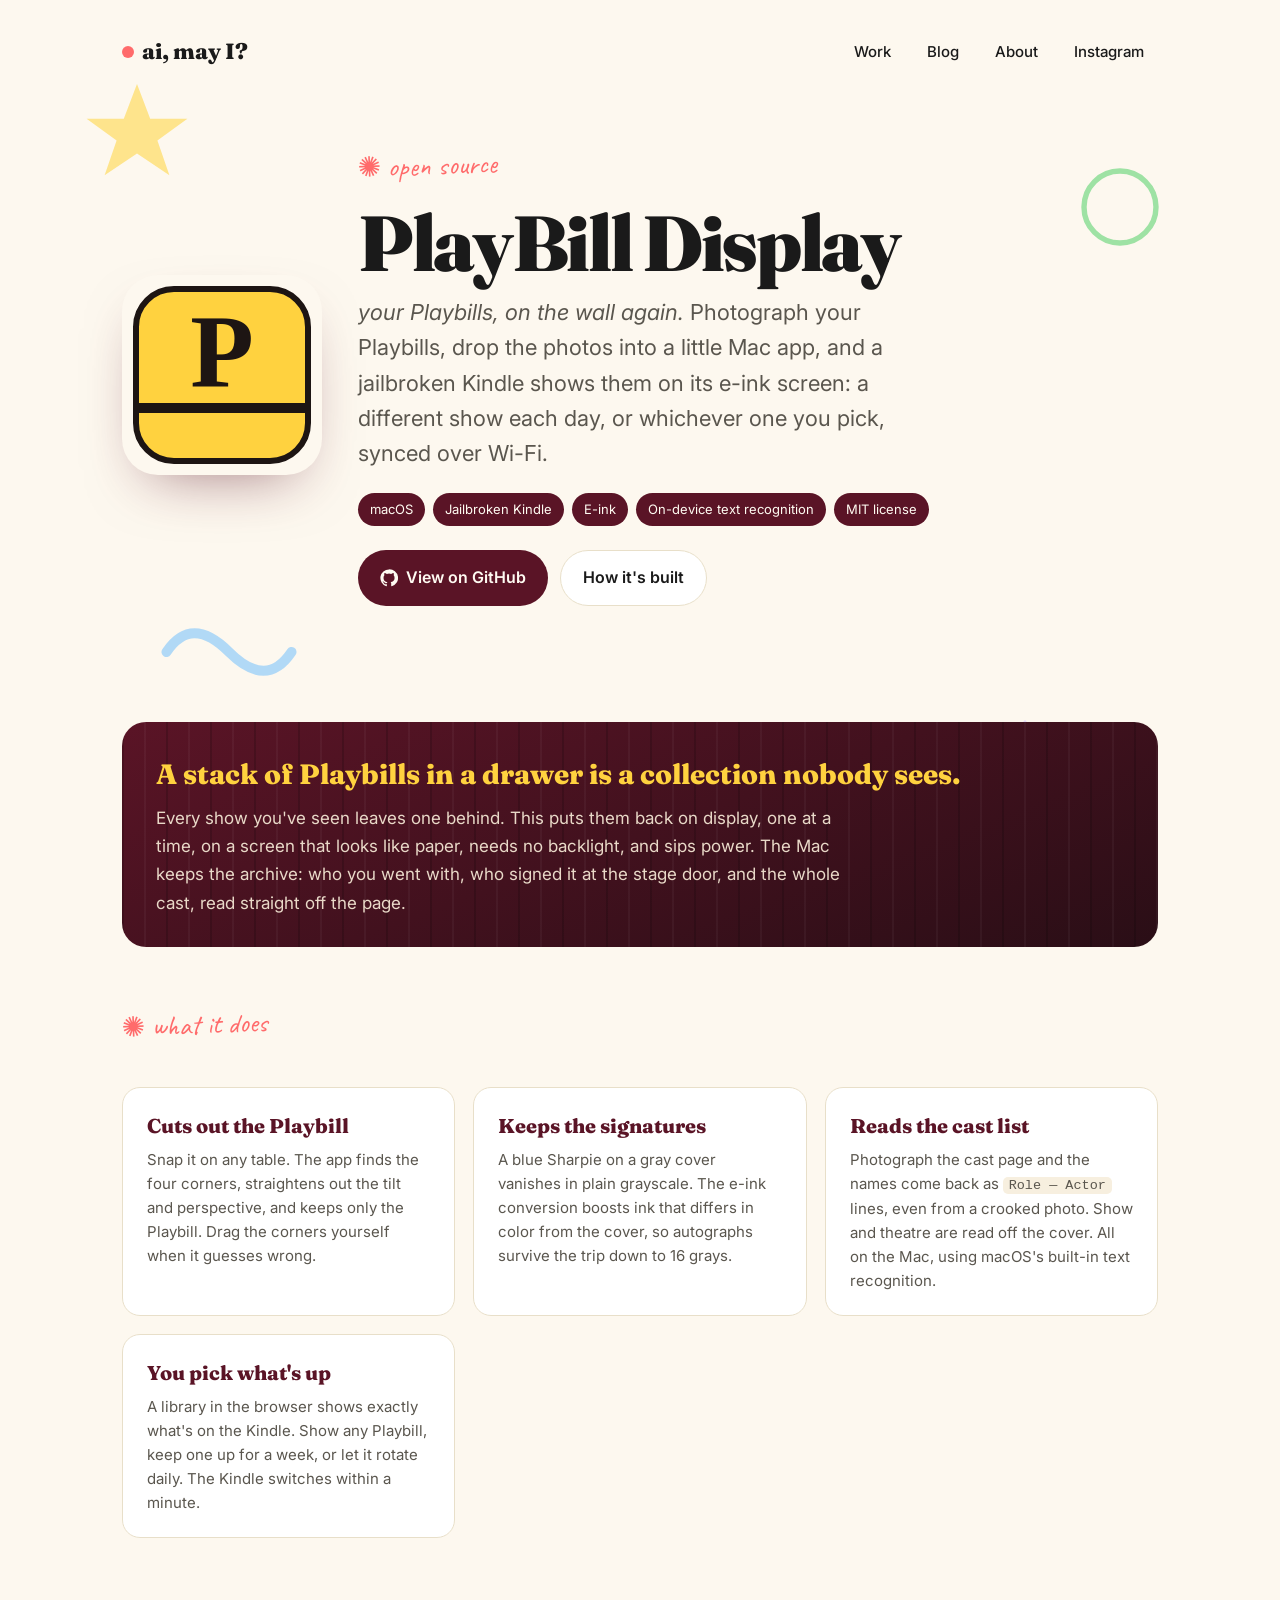
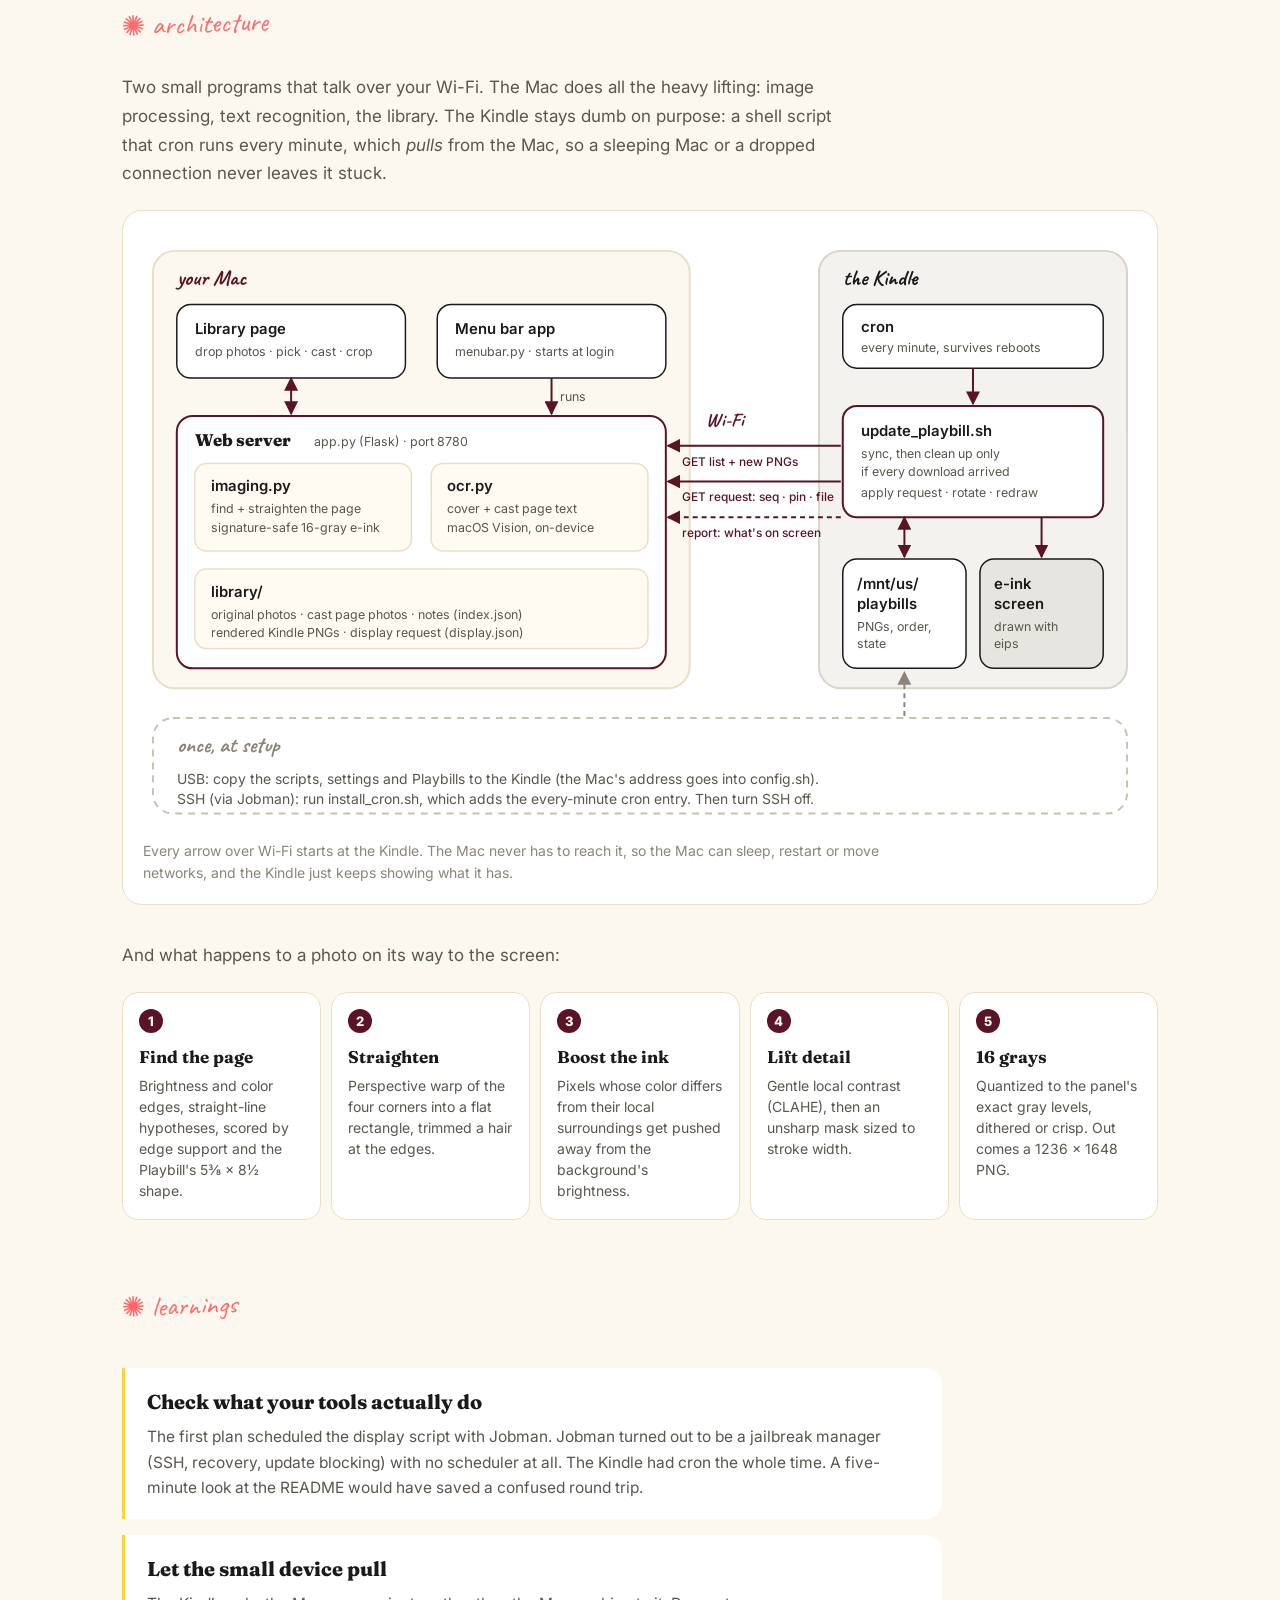
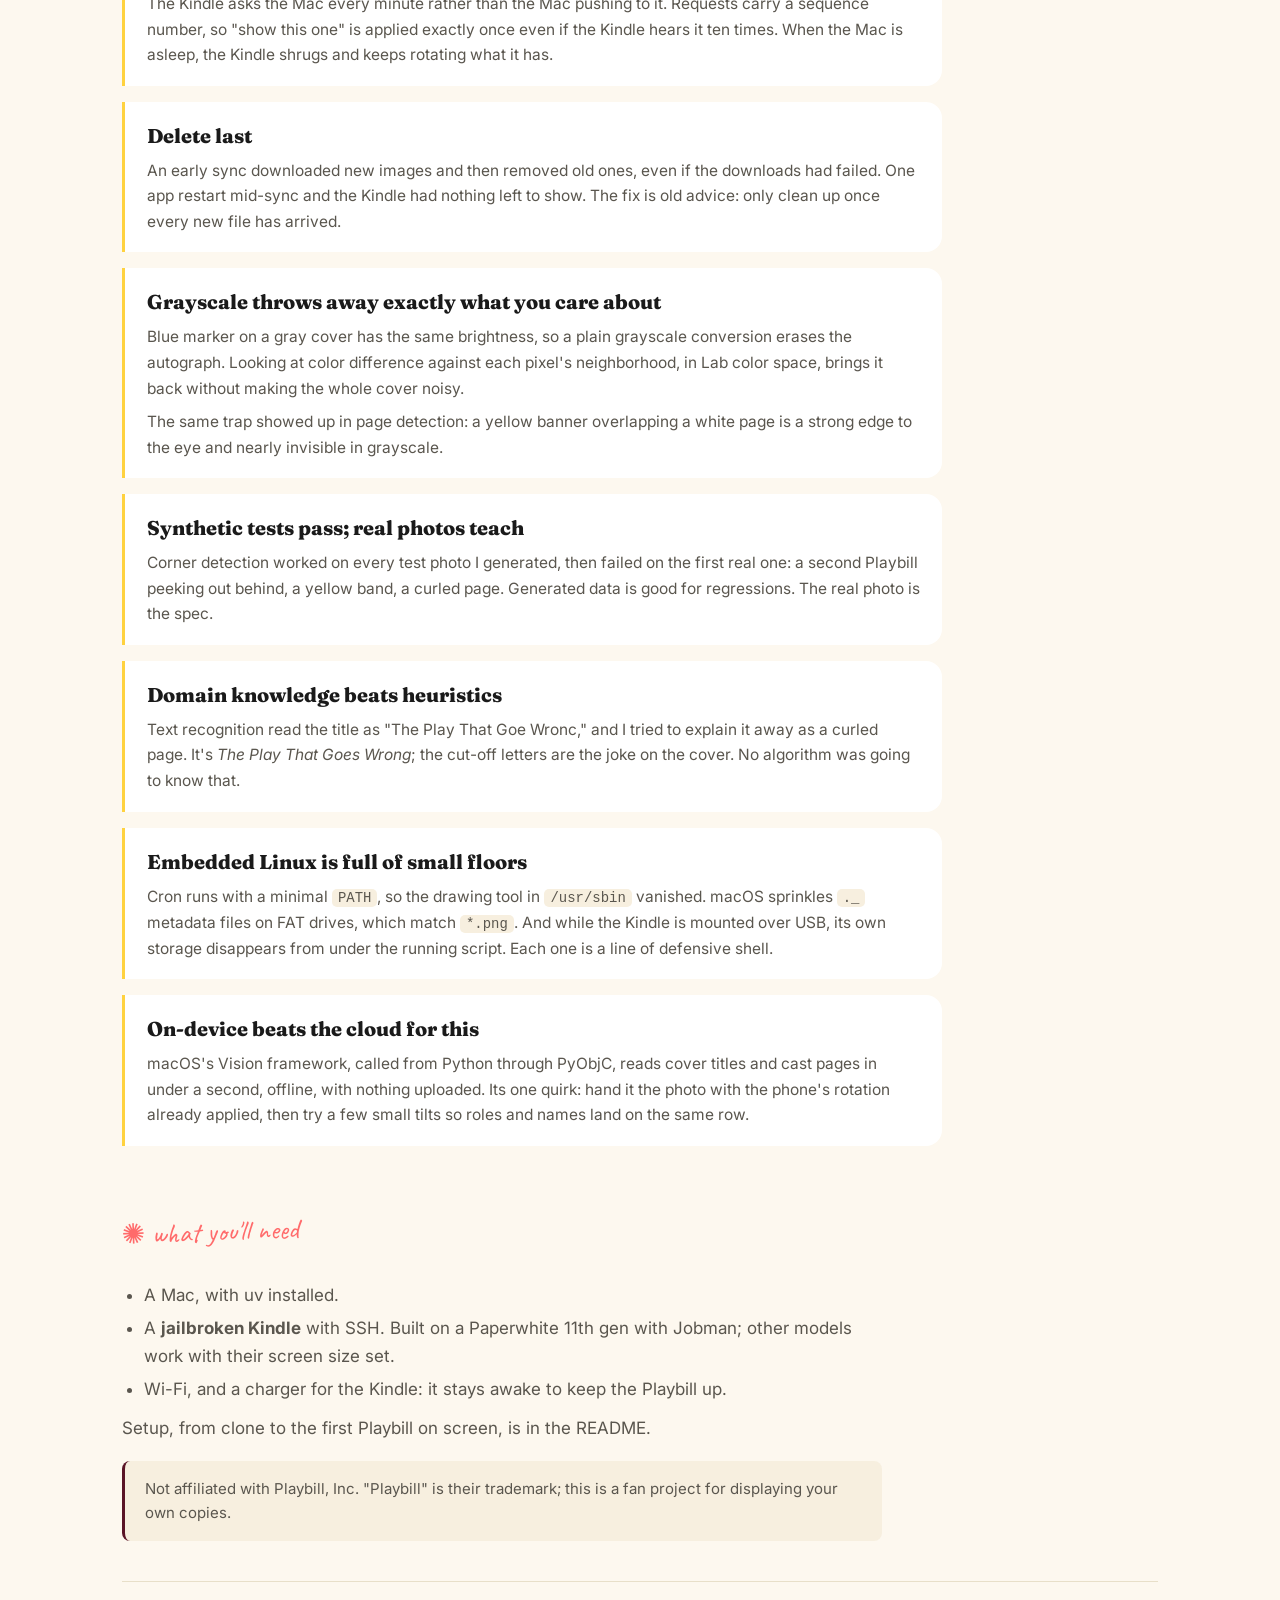
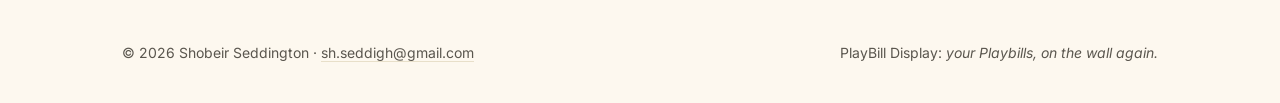
<file: playbill-display/index.html>
<!DOCTYPE html>
<html lang="en">
<head>
<meta charset="utf-8">
<meta name="viewport" content="width=device-width, initial-scale=1">
<meta name="p:domain_verify" content="4e47933dbd1b9fc2947f3228d4cbd5af"/>
<title>PlayBill Display: your Playbill collection on a Kindle · ai, may I?</title>
<meta name="description" content="PlayBill Display turns a jailbroken Kindle into a frame for your Playbill collection. Photograph your Playbills, drop them into a Mac app, and the Kindle shows them on e-ink, synced over Wi-Fi. Open source.">
<meta property="og:title" content="PlayBill Display: your Playbill collection on a Kindle">
<meta property="og:description" content="Photograph your Playbills, drop them into a Mac app, see them on a jailbroken Kindle's e-ink screen. Open source.">
<meta property="og:type" content="website">
<meta property="og:url" content="https://ai-may-i.com/playbill-display/">
<meta property="og:image" content="https://ai-may-i.com/playbill-display/icon.svg">
<link rel="icon" href="/playbill-display/icon.svg" type="image/svg+xml">
<link rel="preconnect" href="https://fonts.googleapis.com">
<link rel="preconnect" href="https://fonts.gstatic.com" crossorigin>
<link href="https://fonts.googleapis.com/css2?family=Inter:wght@400;500;600&family=Fraunces:opsz,wght@9..144,400;9..144,600;9..144,800;9..144,900&family=Caveat:wght@500;700&display=swap" rel="stylesheet">
<link rel="stylesheet" href="/assets/site.css">
<style>
:root {
    --velvet: #5a1426;
    --velvet-deep: #2a0e16;
    --stage-gold: #ffd23f;
    --brass: #c8a464;
    --program: #fffbf2;
}
.app-hero .icon-block img { border-radius: 36px; box-shadow: 0 24px 60px -28px rgba(90, 20, 38, 0.6); }
.app-hero .pill { background: var(--velvet); color: var(--program); border: none; }
.btn-primary { background: var(--velvet); color: var(--program); border: none; }
.btn-primary:hover { background: var(--velvet-deep); color: var(--stage-gold); }

.brand-band {
    background:
        repeating-linear-gradient(90deg, rgba(0,0,0,.16) 0 2px, transparent 2px 22px, rgba(255,255,255,.04) 22px 24px, transparent 24px 44px),
        linear-gradient(160deg, var(--velvet), var(--velvet-deep));
    color: var(--program); border-radius: 24px; padding: 30px 34px; margin-top: 56px;
}
.brand-band h2 { font-family: 'Fraunces', serif; font-weight: 800; font-size: 28px; color: var(--stage-gold); margin-bottom: 8px; }
.brand-band p { color: #e9d9c8; font-size: 17px; line-height: 1.65; max-width: 700px; }

.what { display: grid; grid-template-columns: repeat(auto-fit, minmax(250px, 1fr)); gap: 18px; margin-top: 24px; }
.what div { background: var(--card); border: 1px solid var(--border); border-radius: 18px; padding: 22px 24px; }
.what h3 { font-family: 'Fraunces', serif; font-weight: 800; font-size: 20px; margin-bottom: 6px; color: var(--velvet); }
.what p { color: var(--ink-soft); font-size: 15px; line-height: 1.6; }

.figure { margin-top: 22px; background: var(--card); border: 1px solid var(--border); border-radius: 20px; padding: 20px; overflow-x: auto; }
.figure svg { display: block; width: 100%; min-width: 760px; height: auto; }
.figure figcaption { color: var(--muted); font-size: 14px; margin-top: 12px; max-width: 760px; }
.svg-title { font: 800 17px 'Fraunces', serif; fill: var(--ink); }
.svg-label { font: 600 15px 'Inter', sans-serif; fill: var(--ink); }
.svg-sub { font: 400 12.5px 'Inter', sans-serif; fill: var(--ink-soft); }
.svg-wire { font: 500 12px 'Inter', sans-serif; fill: var(--velvet); }
.svg-zone { font: 700 22px 'Caveat', cursive; }

.pipeline { list-style: none; display: flex; flex-wrap: wrap; gap: 10px; margin: 22px 0 0; padding: 0; counter-reset: step; }
.pipeline li { counter-increment: step; flex: 1 1 150px; background: var(--card); border: 1px solid var(--border); border-radius: 16px; padding: 16px 16px 18px; position: relative; }
.pipeline li::before { content: counter(step); font: 800 13px 'Inter', sans-serif; color: var(--program); background: var(--velvet);
                       width: 24px; height: 24px; border-radius: 50%; display: grid; place-items: center; margin-bottom: 10px; }
.pipeline b { display: block; font-family: 'Fraunces', serif; font-size: 17px; margin-bottom: 4px; }
.pipeline span { color: var(--ink-soft); font-size: 14px; line-height: 1.5; display: block; }

.learnings { display: grid; gap: 16px; margin-top: 24px; max-width: 820px; }
.learning { border-left: 3px solid var(--stage-gold); background: var(--card); border-radius: 0 16px 16px 0; padding: 18px 22px; }
.learning h3 { font-family: 'Fraunces', serif; font-weight: 800; font-size: 20px; margin-bottom: 6px; }
.learning p { color: var(--ink-soft); font-size: 15.5px; line-height: 1.65; }
.learning p + p { margin-top: 8px; }
.prose-block { color: var(--ink-soft); margin-top: 10px; max-width: 720px; line-height: 1.7; }
.prose-block li { margin: 4px 0; }
code { font-family: 'SF Mono', ui-monospace, monospace; font-size: .9em; background: var(--bg-alt); padding: 1px 6px; border-radius: 5px; }
.callout { background: var(--bg-alt); border-left: 3px solid var(--velvet); border-radius: 8px; padding: 16px 20px; margin-top: 18px; font-size: 15px; color: var(--ink-soft); max-width: 760px; }
</style>
<script defer src="https://static.cloudflareinsights.com/beacon.min.js" data-cf-beacon='{"token": "22ce75db169a4525ae1cbe0d381c1fa5"}'></script>
</head>
<body>

<div class="bg-shapes" aria-hidden="true">
    <svg class="shape s1" viewBox="0 0 100 100"><path d="M50 10 L61 39 L92 39 L67 57 L77 86 L50 68 L23 86 L33 57 L8 39 L39 39 Z" fill="#ffd43b"/></svg>
    <svg class="shape s2" viewBox="0 0 100 100"><circle cx="50" cy="50" r="40" fill="none" stroke="#51cf66" stroke-width="6"/></svg>
    <svg class="shape s3" viewBox="0 0 120 80"><path d="M10 40 Q 30 10, 60 40 T 110 40" stroke="#74c0fc" stroke-width="8" fill="none" stroke-linecap="round"/></svg>
    <svg class="shape s4" viewBox="0 0 100 100"><path d="M50 10 C 70 30, 70 50, 50 50 C 30 50, 30 30, 50 10 Z M50 50 C 70 70, 70 90, 50 90 C 30 90, 30 70, 50 50 Z" fill="#d0bfff"/></svg>
</div>

<div class="container">
    <header>
        <a href="/" class="logo"><span class="logo-dot"></span> ai, may I?</a>
        <nav>
            <a href="/">Work</a>
            <a href="/blog/">Blog</a>
            <a href="/about/">About</a>
            <a href="https://www.instagram.com/ink.visions/" target="_blank" rel="noopener">Instagram</a>
        </nav>
    </header>

    <section class="app-hero">
        <div class="icon-block">
            <img src="icon.svg" alt="PlayBill Display app icon" width="200" height="200">
        </div>
        <div>
            <span class="section-label">✺ open source</span>
            <h1>PlayBill Display</h1>
            <p class="tagline"><em>your Playbills, on the wall again.</em> Photograph your Playbills, drop the photos into a little Mac app, and a jailbroken Kindle shows them on its e-ink screen: a different show each day, or whichever one you pick, synced over Wi-Fi.</p>
            <div class="pills">
                <span class="pill">macOS</span>
                <span class="pill">Jailbroken Kindle</span>
                <span class="pill">E-ink</span>
                <span class="pill">On-device text recognition</span>
                <span class="pill">MIT license</span>
            </div>
            <div class="actions">
                <a class="btn btn-primary" href="https://github.com/S-KSM/PlayBillDisplay" target="_blank" rel="noopener">
                    <svg width="18" height="18" viewBox="0 0 24 24" fill="currentColor" aria-hidden="true"><path d="M12 .5a11.5 11.5 0 0 0-3.64 22.41c.58.1.79-.25.79-.56v-2c-3.2.7-3.88-1.37-3.88-1.37-.53-1.33-1.28-1.69-1.28-1.69-1.05-.72.08-.7.08-.7 1.16.08 1.77 1.19 1.77 1.19 1.03 1.77 2.7 1.26 3.36.96.1-.75.4-1.26.73-1.55-2.55-.29-5.24-1.28-5.24-5.69 0-1.26.45-2.29 1.19-3.1-.12-.29-.52-1.46.11-3.05 0 0 .97-.31 3.17 1.18a11 11 0 0 1 5.77 0c2.2-1.49 3.17-1.18 3.17-1.18.63 1.59.23 2.76.11 3.05.74.81 1.19 1.84 1.19 3.1 0 4.42-2.69 5.39-5.26 5.68.41.36.78 1.06.78 2.14v3.17c0 .31.21.67.8.56A11.5 11.5 0 0 0 12 .5Z"/></svg>
                    View on GitHub
                </a>
                <a class="btn btn-soft" href="#architecture">How it's built</a>
            </div>
        </div>
    </section>

    <section class="brand-band">
        <h2>A stack of Playbills in a drawer is a collection nobody sees.</h2>
        <p>Every show you've seen leaves one behind. This puts them back on display, one at a time, on a screen that looks like paper, needs no backlight, and sips power. The Mac keeps the archive: who you went with, who signed it at the stage door, and the whole cast, read straight off the page.</p>
    </section>

    <section style="margin-top: 56px;">
        <span class="section-label">✺ what it does</span>
        <div class="what">
            <div><h3>Cuts out the Playbill</h3><p>Snap it on any table. The app finds the four corners, straightens out the tilt and perspective, and keeps only the Playbill. Drag the corners yourself when it guesses wrong.</p></div>
            <div><h3>Keeps the signatures</h3><p>A blue Sharpie on a gray cover vanishes in plain grayscale. The e-ink conversion boosts ink that differs in color from the cover, so autographs survive the trip down to 16 grays.</p></div>
            <div><h3>Reads the cast list</h3><p>Photograph the cast page and the names come back as <code>Role — Actor</code> lines, even from a crooked photo. Show and theatre are read off the cover. All on the Mac, using macOS's built-in text recognition.</p></div>
            <div><h3>You pick what's up</h3><p>A library in the browser shows exactly what's on the Kindle. Show any Playbill, keep one up for a week, or let it rotate daily. The Kindle switches within a minute.</p></div>
        </div>
    </section>

    <section id="architecture" style="margin-top: 64px;">
        <span class="section-label">✺ architecture</span>
        <p class="prose-block">Two small programs that talk over your Wi-Fi. The Mac does all the heavy lifting: image processing, text recognition, the library. The Kindle stays dumb on purpose: a shell script that cron runs every minute, which <em>pulls</em> from the Mac, so a sleeping Mac or a dropped connection never leaves it stuck.</p>

        <figure class="figure">
            <svg viewBox="0 0 1000 600" role="img" aria-labelledby="archTitle archDesc">
                <title id="archTitle">PlayBill Display architecture</title>
                <desc id="archDesc">On the Mac, a menu bar app runs a web server with an image pipeline, a text recognizer and the library folder; the browser library page talks to it. Over Wi-Fi, the Kindle's cron job runs a script every minute that downloads new Playbills and display requests and reports what it is showing. The script stores images on the Kindle and draws them on the e-ink screen. A one-time setup copies the scripts over USB and installs the cron job over SSH.</desc>
                <defs>
                    <marker id="ah" viewBox="0 0 10 10" refX="9" refY="5" markerWidth="7" markerHeight="7" orient="auto-start-reverse"><path d="M0 0 L10 5 L0 10 z" fill="#5a1426"/></marker>
                    <marker id="ahg" viewBox="0 0 10 10" refX="9" refY="5" markerWidth="7" markerHeight="7" orient="auto-start-reverse"><path d="M0 0 L10 5 L0 10 z" fill="#8a8578"/></marker>
                </defs>

                <!-- zones -->
                <rect x="10" y="20" width="540" height="440" rx="22" fill="#fdf8ef" stroke="#e8dfc9" stroke-width="2"/>
                <text x="34" y="54" class="svg-zone" fill="#5a1426">your Mac</text>
                <rect x="680" y="20" width="310" height="440" rx="22" fill="#f4f2ee" stroke="#d9d4c8" stroke-width="2"/>
                <text x="704" y="54" class="svg-zone" fill="#1a1a1a">the Kindle</text>

                <!-- Mac: browser + menu bar -->
                <rect x="34" y="74" width="230" height="74" rx="14" fill="#fff" stroke="#1a1a1a" stroke-width="1.5"/>
                <text x="52" y="104" class="svg-label">Library page</text>
                <text x="52" y="126" class="svg-sub">drop photos · pick · cast · crop</text>
                <rect x="296" y="74" width="230" height="74" rx="14" fill="#fff" stroke="#1a1a1a" stroke-width="1.5"/>
                <text x="314" y="104" class="svg-label">Menu bar app</text>
                <text x="314" y="126" class="svg-sub">menubar.py · starts at login</text>

                <!-- Mac: server -->
                <rect x="34" y="186" width="492" height="254" rx="16" fill="#fff" stroke="#5a1426" stroke-width="2"/>
                <text x="52" y="216" class="svg-title">Web server</text>
                <text x="172" y="216" class="svg-sub">app.py (Flask) · port 8780</text>
                <rect x="52" y="234" width="218" height="88" rx="12" fill="#fffbf2" stroke="#e8dfc9" stroke-width="1.5"/>
                <text x="68" y="262" class="svg-label">imaging.py</text>
                <text x="68" y="284" class="svg-sub">find + straighten the page</text>
                <text x="68" y="303" class="svg-sub">signature-safe 16-gray e-ink</text>
                <rect x="290" y="234" width="218" height="88" rx="12" fill="#fffbf2" stroke="#e8dfc9" stroke-width="1.5"/>
                <text x="306" y="262" class="svg-label">ocr.py</text>
                <text x="306" y="284" class="svg-sub">cover + cast page text</text>
                <text x="306" y="303" class="svg-sub">macOS Vision, on-device</text>
                <rect x="52" y="340" width="456" height="80" rx="12" fill="#fffbf2" stroke="#e8dfc9" stroke-width="1.5"/>
                <text x="68" y="368" class="svg-label">library/</text>
                <text x="68" y="390" class="svg-sub">original photos · cast page photos · notes (index.json)</text>
                <text x="68" y="408" class="svg-sub">rendered Kindle PNGs · display request (display.json)</text>

                <!-- Mac arrows -->
                <line x1="149" y1="148" x2="149" y2="184" stroke="#5a1426" stroke-width="2" marker-end="url(#ah)" marker-start="url(#ah)"/>
                <line x1="411" y1="148" x2="411" y2="184" stroke="#5a1426" stroke-width="2" marker-end="url(#ah)"/>
                <text x="420" y="171" class="svg-sub">runs</text>

                <!-- Kindle boxes -->
                <rect x="704" y="74" width="262" height="64" rx="14" fill="#fff" stroke="#1a1a1a" stroke-width="1.5"/>
                <text x="722" y="102" class="svg-label">cron</text>
                <text x="722" y="122" class="svg-sub">every minute, survives reboots</text>
                <rect x="704" y="176" width="262" height="112" rx="14" fill="#fff" stroke="#5a1426" stroke-width="2"/>
                <text x="722" y="206" class="svg-label">update_playbill.sh</text>
                <text x="722" y="228" class="svg-sub">sync, then clean up only</text>
                <text x="722" y="246" class="svg-sub">if every download arrived</text>
                <text x="722" y="268" class="svg-sub">apply request · rotate · redraw</text>
                <rect x="704" y="330" width="124" height="110" rx="14" fill="#fff" stroke="#1a1a1a" stroke-width="1.5"/>
                <text x="718" y="360" class="svg-label">/mnt/us/</text>
                <text x="718" y="380" class="svg-label">playbills</text>
                <text x="718" y="402" class="svg-sub">PNGs, order,</text>
                <text x="718" y="420" class="svg-sub">state</text>
                <rect x="842" y="330" width="124" height="110" rx="14" fill="#e7e5df" stroke="#1a1a1a" stroke-width="1.5"/>
                <text x="856" y="360" class="svg-label">e-ink</text>
                <text x="856" y="380" class="svg-label">screen</text>
                <text x="856" y="402" class="svg-sub">drawn with</text>
                <text x="856" y="420" class="svg-sub">eips</text>
                <line x1="835" y1="138" x2="835" y2="174" stroke="#5a1426" stroke-width="2" marker-end="url(#ah)"/>
                <line x1="766" y1="288" x2="766" y2="328" stroke="#5a1426" stroke-width="2" marker-end="url(#ah)" marker-start="url(#ah)"/>
                <line x1="904" y1="288" x2="904" y2="328" stroke="#5a1426" stroke-width="2" marker-end="url(#ah)"/>

                <!-- Wi-Fi wires: the Kindle pulls -->
                <text x="566" y="196" class="svg-zone" fill="#5a1426" style="font-size:19px">Wi-Fi</text>
                <line x1="702" y1="216" x2="528" y2="216" stroke="#5a1426" stroke-width="2" marker-end="url(#ah)"/>
                <text x="542" y="236" class="svg-wire">GET list + new PNGs</text>
                <line x1="702" y1="252" x2="528" y2="252" stroke="#5a1426" stroke-width="2" marker-end="url(#ah)"/>
                <text x="542" y="272" class="svg-wire">GET request: seq · pin · file</text>
                <line x1="702" y1="288" x2="528" y2="288" stroke="#5a1426" stroke-width="2" stroke-dasharray="5 4" marker-end="url(#ah)"/>
                <text x="542" y="308" class="svg-wire">report: what's on screen</text>

                <!-- one-time setup -->
                <rect x="10" y="490" width="980" height="96" rx="20" fill="none" stroke="#c9c2b2" stroke-width="2" stroke-dasharray="7 6"/>
                <text x="34" y="524" class="svg-zone" fill="#8a8578">once, at setup</text>
                <text x="34" y="556" class="svg-sub" style="font-size:14px">USB: copy the scripts, settings and Playbills to the Kindle (the Mac's address goes into config.sh).</text>
                <text x="34" y="576" class="svg-sub" style="font-size:14px">SSH (via Jobman): run install_cron.sh, which adds the every-minute cron entry. Then turn SSH off.</text>
                <line x1="766" y1="488" x2="766" y2="444" stroke="#8a8578" stroke-width="2" stroke-dasharray="5 4" marker-end="url(#ahg)"/>
            </svg>
            <figcaption>Every arrow over Wi-Fi starts at the Kindle. The Mac never has to reach it, so the Mac can sleep, restart or move networks, and the Kindle just keeps showing what it has.</figcaption>
        </figure>

        <p class="prose-block" style="margin-top: 36px;">And what happens to a photo on its way to the screen:</p>
        <ol class="pipeline">
            <li><b>Find the page</b><span>Brightness and color edges, straight-line hypotheses, scored by edge support and the Playbill's 5⅜ × 8½ shape.</span></li>
            <li><b>Straighten</b><span>Perspective warp of the four corners into a flat rectangle, trimmed a hair at the edges.</span></li>
            <li><b>Boost the ink</b><span>Pixels whose color differs from their local surroundings get pushed away from the background's brightness.</span></li>
            <li><b>Lift detail</b><span>Gentle local contrast (CLAHE), then an unsharp mask sized to stroke width.</span></li>
            <li><b>16 grays</b><span>Quantized to the panel's exact gray levels, dithered or crisp. Out comes a 1236 × 1648 PNG.</span></li>
        </ol>
    </section>

    <section style="margin-top: 64px;">
        <span class="section-label">✺ learnings</span>
        <div class="learnings">
            <div class="learning">
                <h3>Check what your tools actually do</h3>
                <p>The first plan scheduled the display script with Jobman. Jobman turned out to be a jailbreak manager (SSH, recovery, update blocking) with no scheduler at all. The Kindle had cron the whole time. A five-minute look at the README would have saved a confused round trip.</p>
            </div>
            <div class="learning">
                <h3>Let the small device pull</h3>
                <p>The Kindle asks the Mac every minute rather than the Mac pushing to it. Requests carry a sequence number, so "show this one" is applied exactly once even if the Kindle hears it ten times. When the Mac is asleep, the Kindle shrugs and keeps rotating what it has.</p>
            </div>
            <div class="learning">
                <h3>Delete last</h3>
                <p>An early sync downloaded new images and then removed old ones, even if the downloads had failed. One app restart mid-sync and the Kindle had nothing left to show. The fix is old advice: only clean up once every new file has arrived.</p>
            </div>
            <div class="learning">
                <h3>Grayscale throws away exactly what you care about</h3>
                <p>Blue marker on a gray cover has the same brightness, so a plain grayscale conversion erases the autograph. Looking at color difference against each pixel's neighborhood, in Lab color space, brings it back without making the whole cover noisy.</p>
                <p>The same trap showed up in page detection: a yellow banner overlapping a white page is a strong edge to the eye and nearly invisible in grayscale.</p>
            </div>
            <div class="learning">
                <h3>Synthetic tests pass; real photos teach</h3>
                <p>Corner detection worked on every test photo I generated, then failed on the first real one: a second Playbill peeking out behind, a yellow band, a curled page. Generated data is good for regressions. The real photo is the spec.</p>
            </div>
            <div class="learning">
                <h3>Domain knowledge beats heuristics</h3>
                <p>Text recognition read the title as "The Play That Goe Wronc," and I tried to explain it away as a curled page. It's <em>The Play That Goes Wrong</em>; the cut-off letters are the joke on the cover. No algorithm was going to know that.</p>
            </div>
            <div class="learning">
                <h3>Embedded Linux is full of small floors</h3>
                <p>Cron runs with a minimal <code>PATH</code>, so the drawing tool in <code>/usr/sbin</code> vanished. macOS sprinkles <code>._</code> metadata files on FAT drives, which match <code>*.png</code>. And while the Kindle is mounted over USB, its own storage disappears from under the running script. Each one is a line of defensive shell.</p>
            </div>
            <div class="learning">
                <h3>On-device beats the cloud for this</h3>
                <p>macOS's Vision framework, called from Python through PyObjC, reads cover titles and cast pages in under a second, offline, with nothing uploaded. Its one quirk: hand it the photo with the phone's rotation already applied, then try a few small tilts so roles and names land on the same row.</p>
            </div>
        </div>
    </section>

    <section style="margin: 64px 0 20px;">
        <span class="section-label">✺ what you'll need</span>
        <ul class="prose-block" style="margin-left: 22px;">
            <li>A Mac, with <a href="https://docs.astral.sh/uv/" target="_blank" rel="noopener">uv</a> installed.</li>
            <li>A <strong>jailbroken Kindle</strong> with SSH. Built on a Paperwhite 11th gen with <a href="https://github.com/KindleTweaks/jobman" target="_blank" rel="noopener">Jobman</a>; other models work with their screen size set.</li>
            <li>Wi-Fi, and a charger for the Kindle: it stays awake to keep the Playbill up.</li>
        </ul>
        <p class="prose-block">Setup, from clone to the first Playbill on screen, is in the <a href="https://github.com/S-KSM/PlayBillDisplay#readme" target="_blank" rel="noopener">README</a>.</p>
        <div class="callout">Not affiliated with Playbill, Inc. "Playbill" is their trademark; this is a fan project for displaying your own copies.</div>
    </section>

    <footer>
        <div>© 2026 Shobeir Seddington · <a href="mailto:sh.seddigh@gmail.com">sh.seddigh@gmail.com</a></div>
        <div>PlayBill Display: <em>your Playbills, on the wall again.</em></div>
    </footer>
</div>

</body>
</html>
</file>
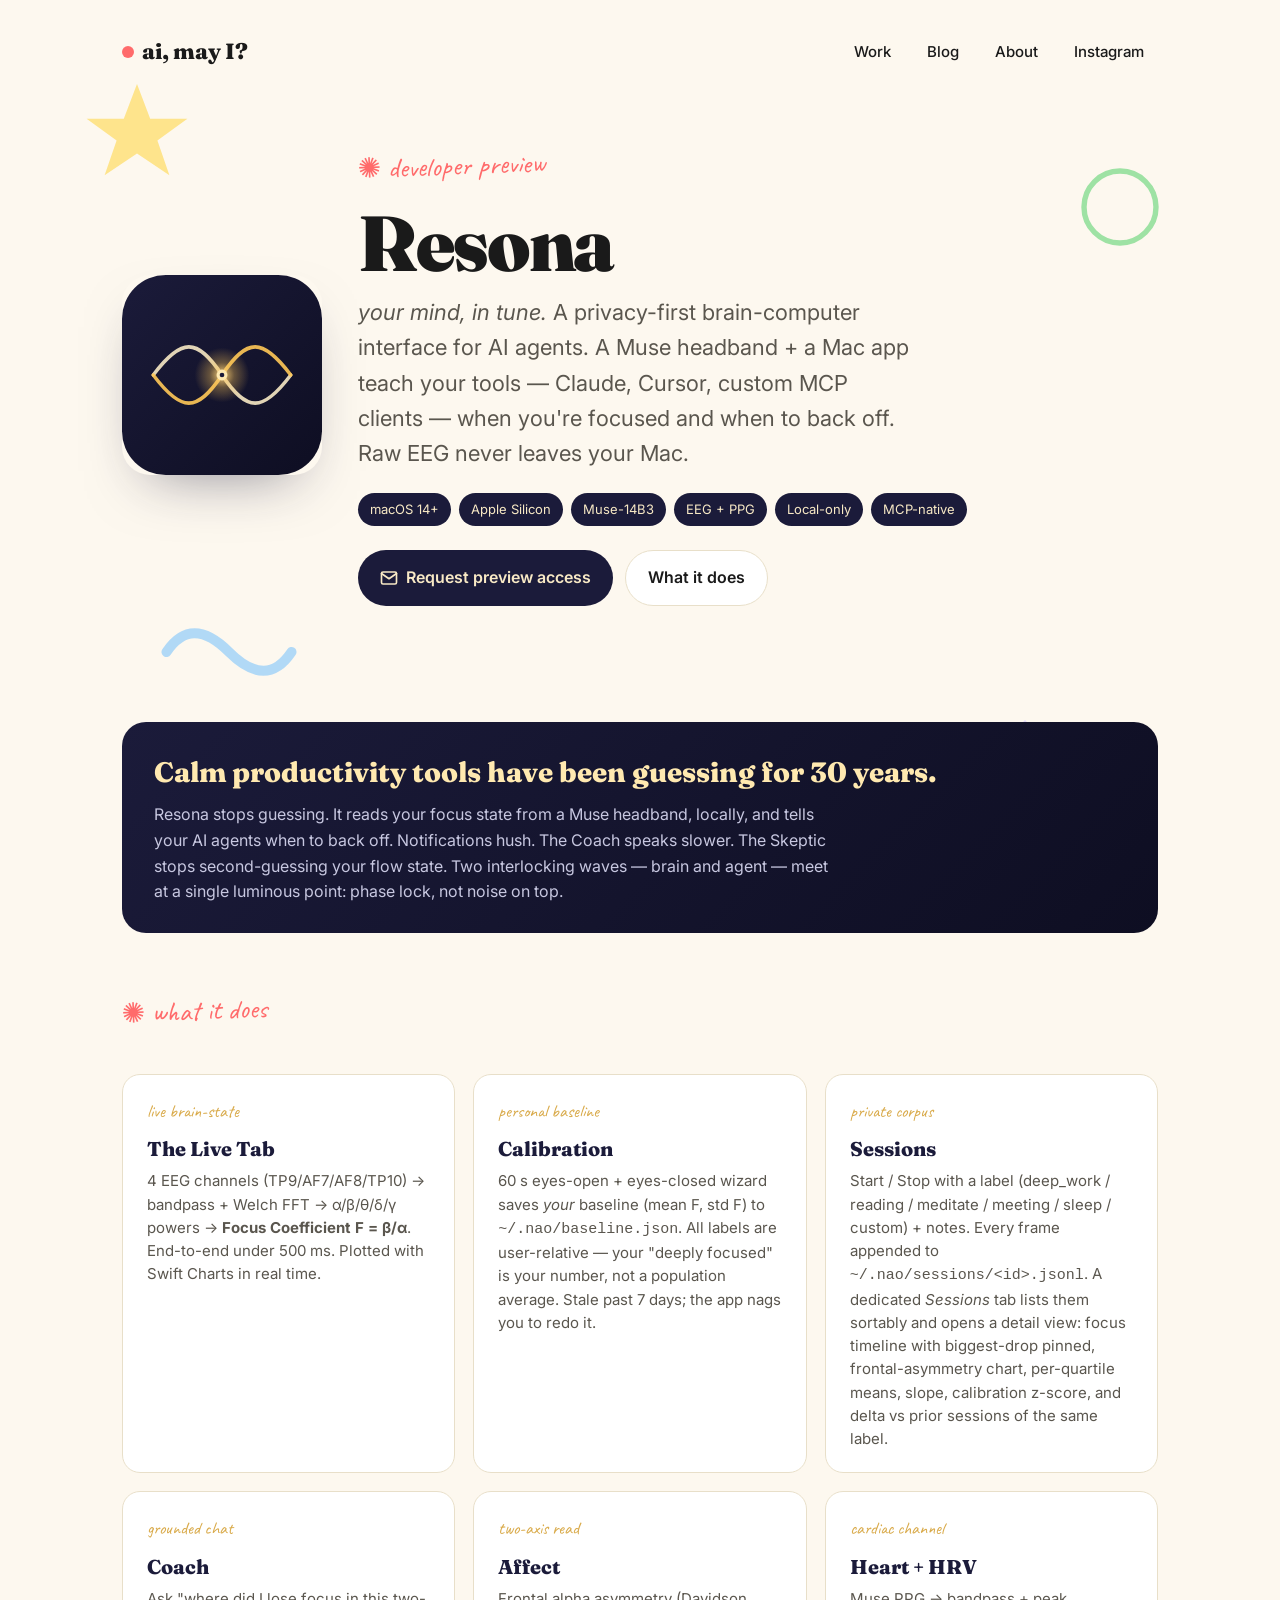
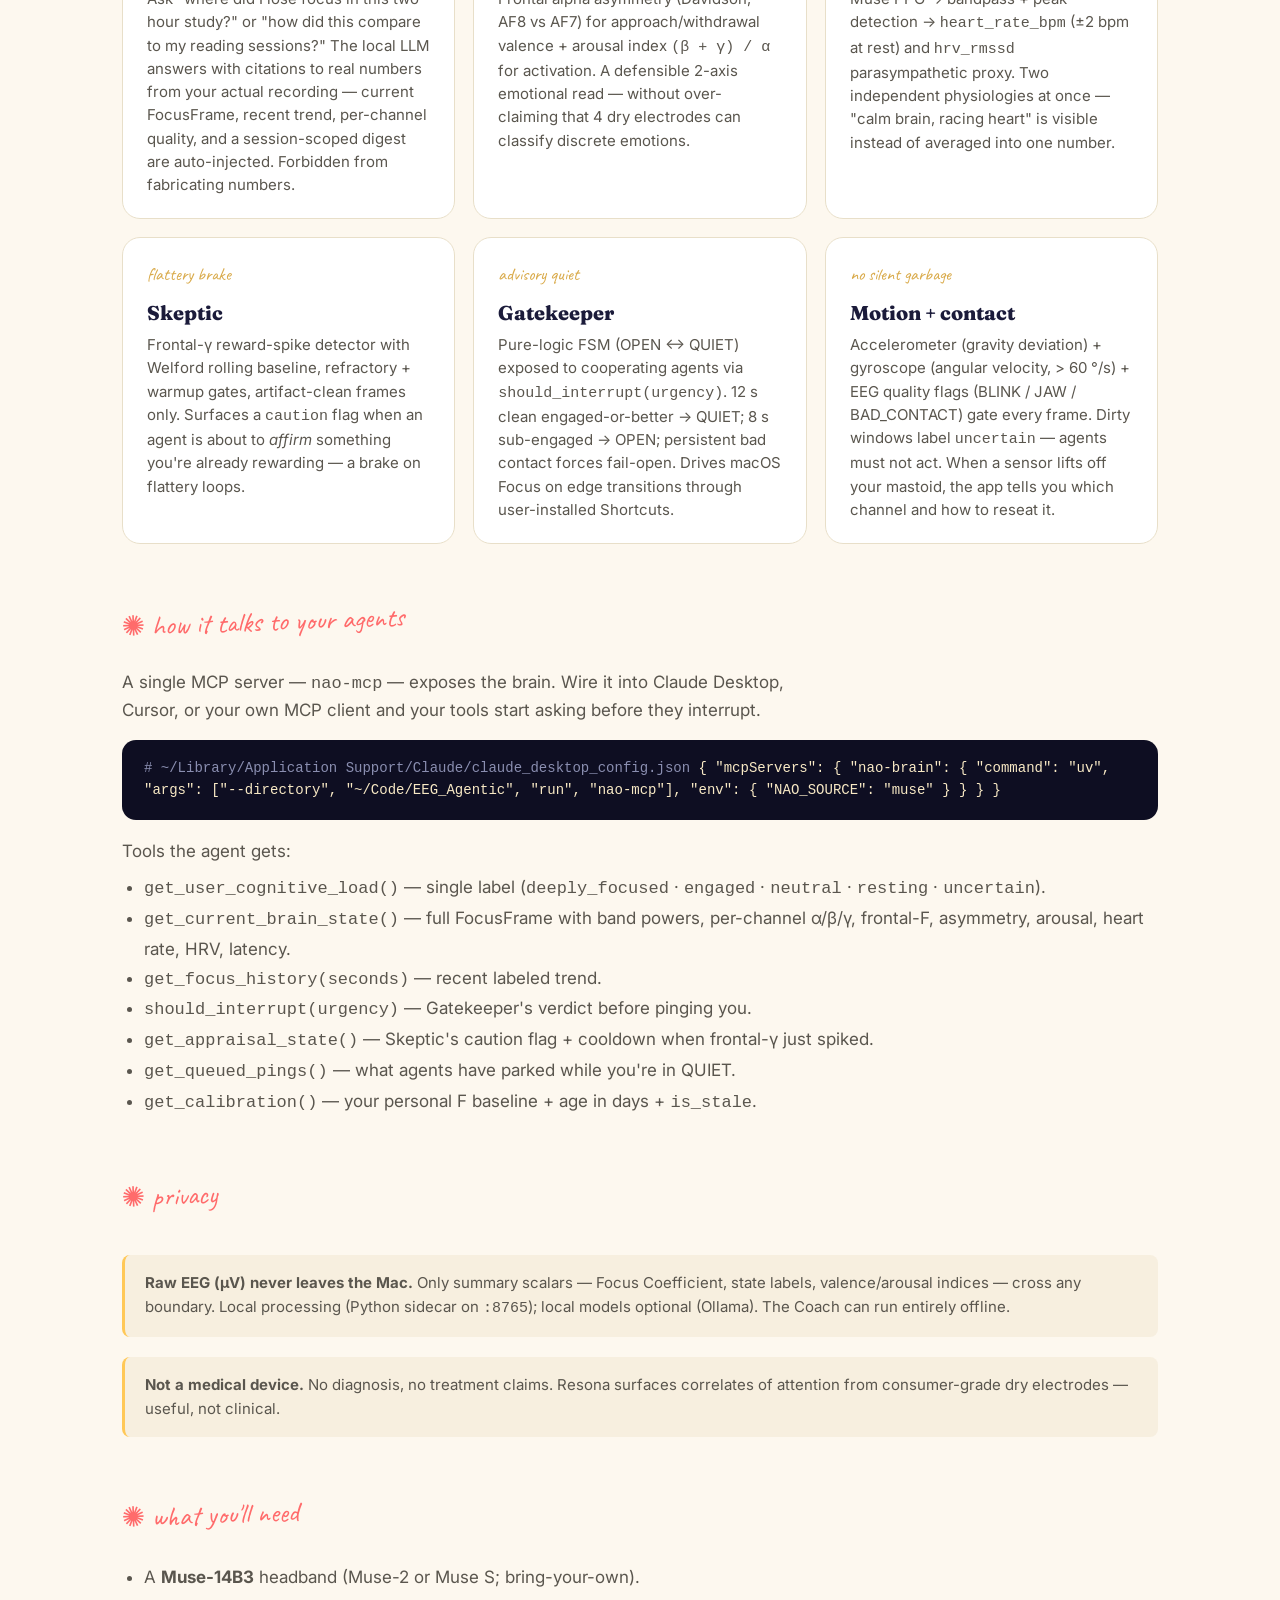
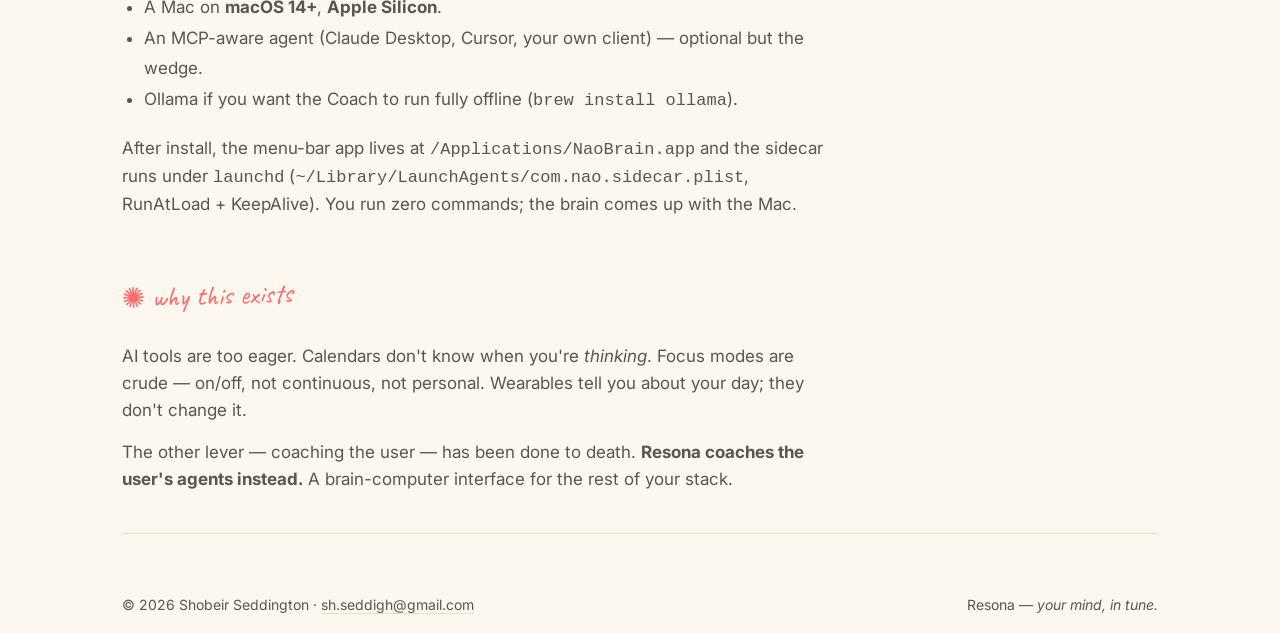
<file: resona/index.html>
<!DOCTYPE html>
<html lang="en">
<head>
<meta charset="utf-8">
<meta name="viewport" content="width=device-width, initial-scale=1">
<meta name="p:domain_verify" content="4e47933dbd1b9fc2947f3228d4cbd5af"/>
<title>Resona — your mind, in tune. · ai, may I?</title>
<meta name="description" content="Resona is a privacy-first brain-computer interface for AI agents. A Muse headband + a Mac app teach your tools — Claude, Cursor, custom MCP clients — when you're focused and when to back off. Raw EEG never leaves your Mac.">
<meta property="og:title" content="Resona — your mind, in tune.">
<meta property="og:description" content="A privacy-first brain-state interface for AI agents. Muse + Mac. Raw EEG stays local.">
<meta property="og:type" content="website">
<meta property="og:url" content="https://ai-may-i.com/resona/">
<meta property="og:image" content="https://ai-may-i.com/resona/icon.svg">
<link rel="icon" href="/resona/mark.svg" type="image/svg+xml">
<link rel="preconnect" href="https://fonts.googleapis.com">
<link rel="preconnect" href="https://fonts.gstatic.com" crossorigin>
<link href="https://fonts.googleapis.com/css2?family=Inter:wght@400;500;600&family=Fraunces:opsz,wght@9..144,400;9..144,600;9..144,800;9..144,900&family=Caveat:wght@500;700&display=swap" rel="stylesheet">
<link rel="stylesheet" href="/assets/site.css">
<style>
:root {
    --indigo-deep: #1B1B3A;
    --indigo-black: #0E0E22;
    --amber-lock: #FFC857;
    --amber-glow: #FFE9B0;
    --cream-wave: #F8E9C5;
}
.lexicon { display: grid; grid-template-columns: repeat(auto-fit, minmax(260px, 1fr)); gap: 18px; margin-top: 24px; }
.lex {
    background: var(--card); border: 1px solid var(--border); border-radius: 18px;
    padding: 22px 24px;
}
.lex .name { font-family: 'Fraunces', serif; font-weight: 800; font-size: 20px; margin-bottom: 4px; color: var(--indigo-deep); }
.lex .role { font-family: 'Caveat', cursive; color: var(--amber-lock); filter: brightness(0.85); font-size: 18px; margin-bottom: 8px; }
.lex p { color: var(--ink-soft); font-size: 15px; line-height: 1.55; }
.code-block {
    background: var(--indigo-black); color: var(--cream-wave); border-radius: 14px;
    padding: 18px 22px; margin-top: 16px; overflow-x: auto;
    font-family: 'SF Mono', ui-monospace, monospace; font-size: 14px; line-height: 1.55;
}
.code-block .c { color: #8a8eb0; }
.callout {
    background: var(--bg-alt); border-left: 3px solid var(--amber-lock);
    border-radius: 8px; padding: 16px 20px; margin-top: 20px;
    font-size: 15px; color: var(--ink-soft);
}
.app-hero .icon-block img { border-radius: 28px; box-shadow: 0 24px 60px -28px rgba(27,27,58,0.55); }
.app-hero .pill {
    background: var(--indigo-deep); color: var(--cream-wave); border: none;
}
.btn-primary {
    background: var(--indigo-deep); color: var(--cream-wave); border: none;
}
.btn-primary:hover { background: var(--indigo-black); color: var(--amber-glow); }
.brand-band {
    background: linear-gradient(135deg, var(--indigo-deep), var(--indigo-black));
    color: var(--cream-wave); border-radius: 24px; padding: 28px 32px;
    margin-top: 56px;
}
.brand-band h2 {
    font-family: 'Fraunces', serif; font-weight: 800; font-size: 28px;
    color: var(--amber-glow); margin-bottom: 8px;
}
.brand-band p { color: #c7c7e0; font-size: 16px; line-height: 1.6; max-width: 680px; }
.brand-band em { color: var(--amber-glow); font-style: italic; }
</style>
<script defer src="https://static.cloudflareinsights.com/beacon.min.js" data-cf-beacon='{"token": "22ce75db169a4525ae1cbe0d381c1fa5"}'></script>
</head>
<body>

<div class="bg-shapes" aria-hidden="true">
    <svg class="shape s1" viewBox="0 0 100 100"><path d="M50 10 L61 39 L92 39 L67 57 L77 86 L50 68 L23 86 L33 57 L8 39 L39 39 Z" fill="#ffd43b"/></svg>
    <svg class="shape s2" viewBox="0 0 100 100"><circle cx="50" cy="50" r="40" fill="none" stroke="#51cf66" stroke-width="6"/></svg>
    <svg class="shape s3" viewBox="0 0 120 80"><path d="M10 40 Q 30 10, 60 40 T 110 40" stroke="#74c0fc" stroke-width="8" fill="none" stroke-linecap="round"/></svg>
    <svg class="shape s4" viewBox="0 0 100 100"><path d="M50 10 C 70 30, 70 50, 50 50 C 30 50, 30 30, 50 10 Z M50 50 C 70 70, 70 90, 50 90 C 30 90, 30 70, 50 50 Z" fill="#d0bfff"/></svg>
</div>

<div class="container">
    <header>
        <a href="/" class="logo"><span class="logo-dot"></span> ai, may I?</a>
        <nav>
            <a href="/">Work</a>
            <a href="/blog/">Blog</a>
            <a href="/about/">About</a>
            <a href="https://www.instagram.com/ink.visions/" target="_blank" rel="noopener">Instagram</a>
        </nav>
    </header>

    <section class="app-hero">
        <div class="icon-block">
            <img src="icon.svg" alt="Resona app icon" width="200" height="200">
        </div>
        <div>
            <span class="section-label">✺ developer preview</span>
            <h1>Resona</h1>
            <p class="tagline"><em>your mind, in tune.</em> A privacy-first brain-computer interface for AI agents. A Muse headband + a Mac app teach your tools — Claude, Cursor, custom MCP clients — when you're focused and when to back off. Raw EEG never leaves your Mac.</p>
            <div class="pills">
                <span class="pill">macOS 14+</span>
                <span class="pill">Apple Silicon</span>
                <span class="pill">Muse-14B3</span>
                <span class="pill">EEG + PPG</span>
                <span class="pill">Local-only</span>
                <span class="pill">MCP-native</span>
            </div>
            <div class="actions">
                <a class="btn btn-primary" href="mailto:sh.seddigh@gmail.com?subject=Resona%20preview%20access&body=Hi%20Shobeir%2C%20I%27d%20like%20to%20try%20Resona.%20I%20own%20a%20Muse%3A%20%5Byes%2Fno%5D%2C%20and%20I%27d%20use%20it%20for%3A%20%5Bcontext%5D.">
                    <svg width="18" height="18" viewBox="0 0 24 24" fill="none" stroke="currentColor" stroke-width="2.2" stroke-linecap="round" stroke-linejoin="round"><path d="M4 4h16c1.1 0 2 .9 2 2v12c0 1.1-.9 2-2 2H4c-1.1 0-2-.9-2-2V6c0-1.1.9-2 2-2z"/><polyline points="22,6 12,13 2,6"/></svg>
                    Request preview access
                </a>
                <a class="btn btn-soft" href="#what">What it does</a>
            </div>
        </div>
    </section>

    <section class="brand-band">
        <h2>Calm productivity tools have been guessing for 30 years.</h2>
        <p>Resona stops guessing. It reads your focus state from a Muse headband, locally, and tells your AI agents when to back off. Notifications hush. The Coach speaks slower. The Skeptic stops second-guessing your flow state. Two interlocking waves — brain and agent — meet at a single luminous point: phase lock, not noise on top.</p>
    </section>

    <section id="what" style="margin-top: 56px;">
        <span class="section-label">✺ what it does</span>
        <div class="lexicon">
            <div class="lex">
                <div class="role">live brain-state</div>
                <div class="name">The Live Tab</div>
                <p>4 EEG channels (TP9/AF7/AF8/TP10) → bandpass + Welch FFT → α/β/θ/δ/γ powers → <strong>Focus Coefficient F = β/α</strong>. End-to-end under 500&nbsp;ms. Plotted with Swift Charts in real time.</p>
            </div>
            <div class="lex">
                <div class="role">personal baseline</div>
                <div class="name">Calibration</div>
                <p>60&nbsp;s eyes-open + eyes-closed wizard saves <em>your</em> baseline (mean F, std F) to <code>~/.nao/baseline.json</code>. All labels are user-relative — your "deeply focused" is your number, not a population average. Stale past 7 days; the app nags you to redo it.</p>
            </div>
            <div class="lex">
                <div class="role">private corpus</div>
                <div class="name">Sessions</div>
                <p>Start / Stop with a label (deep_work / reading / meditate / meeting / sleep / custom) + notes. Every frame appended to <code>~/.nao/sessions/&lt;id&gt;.jsonl</code>. A dedicated <em>Sessions</em> tab lists them sortably and opens a detail view: focus timeline with biggest-drop pinned, frontal-asymmetry chart, per-quartile means, slope, calibration z-score, and delta vs prior sessions of the same label.</p>
            </div>
            <div class="lex">
                <div class="role">grounded chat</div>
                <div class="name">Coach</div>
                <p>Ask "where did I lose focus in this two-hour study?" or "how did this compare to my reading sessions?" The local LLM answers with citations to real numbers from your actual recording — current FocusFrame, recent trend, per-channel quality, and a session-scoped digest are auto-injected. Forbidden from fabricating numbers.</p>
            </div>
            <div class="lex">
                <div class="role">two-axis read</div>
                <div class="name">Affect</div>
                <p>Frontal alpha asymmetry (Davidson, AF8 vs AF7) for approach/withdrawal valence + arousal index <code>(β + γ) / α</code> for activation. A defensible 2-axis emotional read — without over-claiming that 4 dry electrodes can classify discrete emotions.</p>
            </div>
            <div class="lex">
                <div class="role">cardiac channel</div>
                <div class="name">Heart + HRV</div>
                <p>Muse PPG → bandpass + peak detection → <code>heart_rate_bpm</code> (±2 bpm at rest) and <code>hrv_rmssd</code> parasympathetic proxy. Two independent physiologies at once — "calm brain, racing heart" is visible instead of averaged into one number.</p>
            </div>
            <div class="lex">
                <div class="role">flattery brake</div>
                <div class="name">Skeptic</div>
                <p>Frontal-γ reward-spike detector with Welford rolling baseline, refractory + warmup gates, artifact-clean frames only. Surfaces a <code>caution</code> flag when an agent is about to <em>affirm</em> something you're already rewarding — a brake on flattery loops.</p>
            </div>
            <div class="lex">
                <div class="role">advisory quiet</div>
                <div class="name">Gatekeeper</div>
                <p>Pure-logic FSM (OPEN ↔ QUIET) exposed to cooperating agents via <code>should_interrupt(urgency)</code>. 12 s clean engaged-or-better → QUIET; 8 s sub-engaged → OPEN; persistent bad contact forces fail-open. Drives macOS Focus on edge transitions through user-installed Shortcuts.</p>
            </div>
            <div class="lex">
                <div class="role">no silent garbage</div>
                <div class="name">Motion + contact</div>
                <p>Accelerometer (gravity deviation) + gyroscope (angular velocity, &gt; 60 °/s) + EEG quality flags (BLINK / JAW / BAD_CONTACT) gate every frame. Dirty windows label <code>uncertain</code> — agents must not act. When a sensor lifts off your mastoid, the app tells you which channel and how to reseat it.</p>
            </div>
        </div>
    </section>

    <section style="margin-top: 56px;">
        <span class="section-label">✺ how it talks to your agents</span>
        <p style="color: var(--ink-soft); margin-top: 8px; max-width: 720px;">A single MCP server — <code>nao-mcp</code> — exposes the brain. Wire it into Claude Desktop, Cursor, or your own MCP client and your tools start asking before they interrupt.</p>
        <div class="code-block"><span class="c"># ~/Library/Application Support/Claude/claude_desktop_config.json</span>
{
  "mcpServers": {
    "nao-brain": {
      "command": "uv",
      "args": ["--directory", "~/Code/EEG_Agentic", "run", "nao-mcp"],
      "env": { "NAO_SOURCE": "muse" }
    }
  }
}</div>
        <p style="color: var(--ink-soft); margin-top: 18px; max-width: 720px;">Tools the agent gets:</p>
        <ul style="color: var(--ink-soft); margin: 8px 0 0 22px; line-height: 1.7;">
            <li><code>get_user_cognitive_load()</code> — single label (<code>deeply_focused</code> · <code>engaged</code> · <code>neutral</code> · <code>resting</code> · <code>uncertain</code>).</li>
            <li><code>get_current_brain_state()</code> — full FocusFrame with band powers, per-channel α/β/γ, frontal-F, asymmetry, arousal, heart rate, HRV, latency.</li>
            <li><code>get_focus_history(seconds)</code> — recent labeled trend.</li>
            <li><code>should_interrupt(urgency)</code> — Gatekeeper's verdict before pinging you.</li>
            <li><code>get_appraisal_state()</code> — Skeptic's caution flag + cooldown when frontal-γ just spiked.</li>
            <li><code>get_queued_pings()</code> — what agents have parked while you're in QUIET.</li>
            <li><code>get_calibration()</code> — your personal F baseline + age in days + <code>is_stale</code>.</li>
        </ul>
    </section>

    <section style="margin-top: 56px;">
        <span class="section-label">✺ privacy</span>
        <div class="callout">
            <strong>Raw EEG (µV) never leaves the Mac.</strong> Only summary scalars — Focus Coefficient, state labels, valence/arousal indices — cross any boundary. Local processing (Python sidecar on <code>:8765</code>); local models optional (Ollama). The Coach can run entirely offline.
        </div>
        <div class="callout">
            <strong>Not a medical device.</strong> No diagnosis, no treatment claims. Resona surfaces correlates of attention from consumer-grade dry electrodes — useful, not clinical.
        </div>
    </section>

    <section style="margin-top: 56px;">
        <span class="section-label">✺ what you'll need</span>
        <ul style="color: var(--ink-soft); margin: 8px 0 0 22px; line-height: 1.8; max-width: 720px;">
            <li>A <strong>Muse-14B3</strong> headband (Muse-2 or Muse S; bring-your-own).</li>
            <li>A Mac on <strong>macOS 14+</strong>, <strong>Apple Silicon</strong>.</li>
            <li>An MCP-aware agent (Claude Desktop, Cursor, your own client) — optional but the wedge.</li>
            <li>Ollama if you want the Coach to run fully offline (<code>brew install ollama</code>).</li>
        </ul>
        <p style="color: var(--ink-soft); margin-top: 18px; max-width: 720px;">After install, the menu-bar app lives at <code>/Applications/NaoBrain.app</code> and the sidecar runs under <code>launchd</code> (<code>~/Library/LaunchAgents/com.nao.sidecar.plist</code>, RunAtLoad + KeepAlive). You run zero commands; the brain comes up with the Mac.</p>
    </section>

    <section style="margin: 56px 0 20px;">
        <span class="section-label">✺ why this exists</span>
        <p style="color: var(--ink-soft); margin-top: 8px; max-width: 720px;">AI tools are too eager. Calendars don't know when you're <em>thinking</em>. Focus modes are crude — on/off, not continuous, not personal. Wearables tell you about your day; they don't change it.</p>
        <p style="color: var(--ink-soft); margin-top: 14px; max-width: 720px;">The other lever — coaching the user — has been done to death. <strong>Resona coaches the user's agents instead.</strong> A brain-computer interface for the rest of your stack.</p>
    </section>

    <footer>
        <div>© 2026 Shobeir Seddington · <a href="mailto:sh.seddigh@gmail.com">sh.seddigh@gmail.com</a></div>
        <div>Resona — <em>your mind, in tune.</em></div>
    </footer>
</div>

</body>
</html>
</file>
<file: assets/site.css>
/* ai, may I? — shared site styles */
* { box-sizing: border-box; margin: 0; padding: 0; }
html { scroll-behavior: smooth; }
a { color: inherit; text-decoration: none; }
img, svg { display: block; max-width: 100%; }

:root {
    --bg: #fdf8ef;
    --bg-alt: #f7efdf;
    --ink: #1a1a1a;
    --ink-soft: #5a564e;
    --muted: #8a8578;
    --coral: #ff6b6b;
    --citrus: #ffd43b;
    --mint: #51cf66;
    --sky: #74c0fc;
    --lilac: #d0bfff;
    --border: #e8dfc9;
    --card: #ffffff;
}

body {
    background: var(--bg);
    color: var(--ink);
    font-family: 'Inter', -apple-system, sans-serif;
    font-size: 17px;
    line-height: 1.6;
    overflow-x: hidden;
    min-height: 100vh;
    position: relative;
}

.bg-shapes { position: fixed; inset: 0; z-index: 0; pointer-events: none; overflow: hidden; }
.shape { position: absolute; opacity: 0.55; animation: float 18s ease-in-out infinite; }
.shape.s1 { top: 8%; left: 6%; width: 120px; animation-delay: 0s; }
.shape.s2 { top: 18%; right: 9%; width: 90px; animation-delay: -4s; }
.shape.s3 { bottom: 22%; left: 12%; width: 150px; animation-delay: -8s; }
.shape.s4 { bottom: 10%; right: 16%; width: 100px; animation-delay: -12s; }
.shape.s5 { top: 55%; left: 48%; width: 70px; animation-delay: -6s; opacity: 0.35; }

@keyframes float {
    0%, 100% { transform: translate(0, 0) rotate(0deg); }
    25% { transform: translate(12px, -18px) rotate(4deg); }
    50% { transform: translate(-8px, 14px) rotate(-3deg); }
    75% { transform: translate(16px, 6px) rotate(5deg); }
}

.container { max-width: 1100px; margin: 0 auto; padding: 0 32px; position: relative; z-index: 1; }

header { padding: 32px 0; display: flex; justify-content: space-between; align-items: center; }
.logo {
    font-family: 'Fraunces', serif;
    font-weight: 800;
    font-size: 22px;
    letter-spacing: -0.01em;
    display: flex;
    align-items: center;
    gap: 8px;
}
.logo-dot { width: 12px; height: 12px; background: var(--coral); border-radius: 50%; display: inline-block; animation: pulse 2.4s ease-in-out infinite; }
@keyframes pulse {
    0%, 100% { transform: scale(1); background: var(--coral); }
    33% { transform: scale(1.15); background: var(--citrus); }
    66% { transform: scale(0.92); background: var(--mint); }
}

nav { display: flex; gap: 8px; align-items: center; font-size: 15px; font-weight: 500; flex-wrap: wrap; }
nav a { padding: 8px 14px; border-radius: 999px; transition: background 0.2s, color 0.2s; display: inline-flex; align-items: center; gap: 6px; }
nav a:hover, nav a.active { background: var(--ink); color: var(--bg); }
nav .soon { color: var(--muted); font-size: 13px; padding: 8px 12px; border: 1px dashed var(--border); border-radius: 999px; }

.section-label {
    font-family: 'Caveat', cursive;
    font-size: 28px;
    color: var(--coral);
    margin-bottom: 16px;
    display: inline-block;
    transform: rotate(-2deg);
}

footer {
    padding: 60px 0 40px;
    border-top: 1px solid var(--border);
    margin-top: 40px;
    font-size: 14px;
    color: var(--ink-soft);
    display: flex;
    justify-content: space-between;
    flex-wrap: wrap;
    gap: 16px;
}
footer a { border-bottom: 1px solid var(--border); transition: border-color 0.2s; }
footer a:hover { border-color: var(--ink); }

/* Page hero */
.page-hero { padding: 40px 0 32px; }
.page-hero h1 {
    font-family: 'Fraunces', serif;
    font-weight: 900;
    font-size: clamp(40px, 7vw, 84px);
    line-height: 0.98;
    letter-spacing: -0.03em;
    margin-bottom: 18px;
}
.page-hero .lead { font-size: clamp(18px, 2vw, 22px); color: var(--ink-soft); max-width: 640px; }

/* Buttons */
.btn {
    display: inline-flex; align-items: center; gap: 8px;
    padding: 14px 22px;
    border-radius: 999px;
    background: var(--ink); color: var(--bg);
    font-weight: 600; font-size: 16px;
    border: none; cursor: pointer;
    transition: transform 0.2s, box-shadow 0.2s;
}
.btn:hover { transform: translateY(-2px); box-shadow: 0 14px 30px -12px rgba(26,26,26,0.35); }
.btn.btn-soft { background: var(--card); color: var(--ink); border: 1px solid var(--border); }
.btn.btn-soft:hover { border-color: var(--ink); }

/* Prose for blog posts */
.prose { max-width: 720px; margin: 0 auto; font-size: 18px; line-height: 1.75; color: var(--ink); }
.prose h1 { font-family: 'Fraunces', serif; font-weight: 900; font-size: clamp(36px, 5vw, 56px); line-height: 1.05; letter-spacing: -0.02em; margin: 0 0 20px; }
.prose h2 { font-family: 'Fraunces', serif; font-weight: 800; font-size: 30px; letter-spacing: -0.01em; margin: 48px 0 14px; }
.prose h3 { font-family: 'Fraunces', serif; font-weight: 700; font-size: 22px; margin: 32px 0 10px; }
.prose p { margin: 0 0 18px; }
.prose ul, .prose ol { margin: 0 0 18px 1.4em; }
.prose li { margin-bottom: 6px; }
.prose blockquote { border-left: 3px solid var(--coral); padding: 4px 0 4px 18px; color: var(--ink-soft); margin: 18px 0; font-style: italic; }
.prose code { font-family: 'SF Mono', ui-monospace, Menlo, monospace; font-size: 0.92em; background: var(--bg-alt); padding: 2px 6px; border-radius: 6px; }
.prose pre { background: #1a1a1a; color: #f7efdf; padding: 18px 20px; border-radius: 14px; overflow-x: auto; margin: 22px 0; font-size: 14px; line-height: 1.55; }
.prose pre code { background: transparent; padding: 0; color: inherit; font-size: inherit; }
.prose a { color: var(--ink); border-bottom: 2px solid var(--coral); }
.prose a:hover { background: var(--citrus); }
.prose table { width: 100%; border-collapse: collapse; margin: 22px 0; font-size: 15px; }
.prose th, .prose td { padding: 10px 12px; text-align: left; border-bottom: 1px solid var(--border); }
.prose th { font-weight: 700; background: var(--bg-alt); }
.prose img { border-radius: 14px; margin: 22px 0; }
.prose hr { border: 0; border-top: 1px solid var(--border); margin: 32px 0; }

/* Post meta + actions */
.post-meta { color: var(--muted); font-size: 14px; margin-bottom: 28px; display: flex; gap: 12px; flex-wrap: wrap; align-items: center; }
.post-meta .dot { width: 4px; height: 4px; border-radius: 50%; background: var(--muted); display: inline-block; }
.post-actions { display: flex; gap: 12px; align-items: center; margin: 36px 0; padding: 24px 0; border-top: 1px solid var(--border); border-bottom: 1px solid var(--border); flex-wrap: wrap; }
.post-actions .label { font-family: 'Caveat', cursive; color: var(--coral); font-size: 22px; margin-right: 8px; }
.share-x {
    display: inline-flex; align-items: center; gap: 8px;
    padding: 10px 18px; border-radius: 999px;
    background: #1a1a1a; color: #fff;
    font-weight: 600; font-size: 14px;
    transition: transform 0.2s;
}
.share-x:hover { transform: translateY(-2px); }

/* Blog index list */
.post-list { margin-top: 32px; display: grid; gap: 18px; }
.post-row {
    background: var(--card); border: 1px solid var(--border); border-radius: 20px;
    padding: 28px 30px; transition: border-color 0.2s, transform 0.2s, box-shadow 0.2s;
    display: block;
}
.post-row:hover { border-color: var(--ink); transform: translateY(-3px); box-shadow: 0 18px 40px -18px rgba(26,26,26,0.18); }
.post-row h3 { font-family: 'Fraunces', serif; font-weight: 800; font-size: 26px; line-height: 1.2; letter-spacing: -0.01em; margin-bottom: 8px; }
.post-row p { color: var(--ink-soft); font-size: 16px; margin-bottom: 10px; }
.post-row .meta { color: var(--muted); font-size: 13px; }

/* About */
.about-grid { display: grid; grid-template-columns: 1fr; gap: 40px; margin-top: 28px; }
@media (min-width: 800px) { .about-grid { grid-template-columns: 280px 1fr; gap: 56px; } }
.about-card { background: var(--card); border: 1px solid var(--border); border-radius: 22px; padding: 22px; position: sticky; top: 24px; align-self: start; }
.about-card .avatar { width: 100%; aspect-ratio: 1; border-radius: 18px; background: linear-gradient(135deg, var(--citrus), var(--coral)); display: flex; align-items: center; justify-content: center; font-family: 'Fraunces', serif; font-weight: 900; font-size: 78px; color: #fff; margin-bottom: 18px; object-fit: cover; }
.about-card h2 { font-family: 'Fraunces', serif; font-size: 24px; margin-bottom: 4px; }
.about-card .role { color: var(--ink-soft); font-size: 14px; margin-bottom: 16px; }
.about-card .links { display: flex; flex-direction: column; gap: 8px; font-size: 14px; }
.about-card .links a { padding: 8px 12px; border-radius: 10px; background: var(--bg-alt); display: flex; align-items: center; gap: 8px; transition: background 0.2s; }
.about-card .links a:hover { background: var(--ink); color: var(--bg); }

/* Glimp landing */
.app-hero { display: grid; grid-template-columns: 1fr; gap: 36px; align-items: center; padding: 40px 0 60px; }
@media (min-width: 800px) { .app-hero { grid-template-columns: 200px 1fr; } }
.app-hero .icon-block img { width: 200px; height: 200px; border-radius: 44px; box-shadow: 0 30px 60px -25px rgba(26,26,26,0.35); }
.app-hero h1 { font-family: 'Fraunces', serif; font-weight: 900; font-size: clamp(40px, 7vw, 78px); line-height: 0.98; letter-spacing: -0.03em; margin-bottom: 14px; }
.app-hero .tagline { font-size: 22px; color: var(--ink-soft); margin-bottom: 22px; max-width: 560px; }
.app-hero .pills { display: flex; gap: 8px; flex-wrap: wrap; margin-bottom: 24px; }
.pill { font-size: 13px; padding: 6px 12px; border-radius: 999px; background: var(--bg-alt); color: var(--ink-soft); border: 1px solid var(--border); }
.app-hero .actions { display: flex; gap: 12px; flex-wrap: wrap; }

.feature-grid { display: grid; grid-template-columns: repeat(auto-fit, minmax(260px, 1fr)); gap: 20px; margin-top: 24px; }
.feature {
    background: var(--card); border: 1px solid var(--border); border-radius: 20px; padding: 26px;
}
.feature .ico { width: 38px; height: 38px; border-radius: 10px; background: var(--citrus); display: flex; align-items: center; justify-content: center; font-size: 20px; margin-bottom: 12px; }
.feature h3 { font-family: 'Fraunces', serif; font-size: 20px; margin-bottom: 6px; }
.feature p { color: var(--ink-soft); font-size: 15px; line-height: 1.55; }

.install-steps { background: var(--card); border: 1px solid var(--border); border-radius: 20px; padding: 28px 32px; margin-top: 24px; }
.install-steps ol { margin-left: 20px; }
.install-steps li { margin-bottom: 10px; color: var(--ink-soft); }
.install-steps code { background: var(--bg-alt); padding: 2px 8px; border-radius: 6px; font-family: 'SF Mono', ui-monospace, monospace; font-size: 14px; }

@media (max-width: 640px) {
    .container { padding: 0 20px; }
    header { padding: 20px 0; flex-wrap: wrap; gap: 12px; }
    nav { gap: 4px; font-size: 14px; }
    nav a { padding: 6px 10px; }
    .shape { opacity: 0.35; }
    .about-card { position: static; }
}

@media (prefers-reduced-motion: reduce) {
    .shape, .logo-dot { animation: none; }
}
</file>
